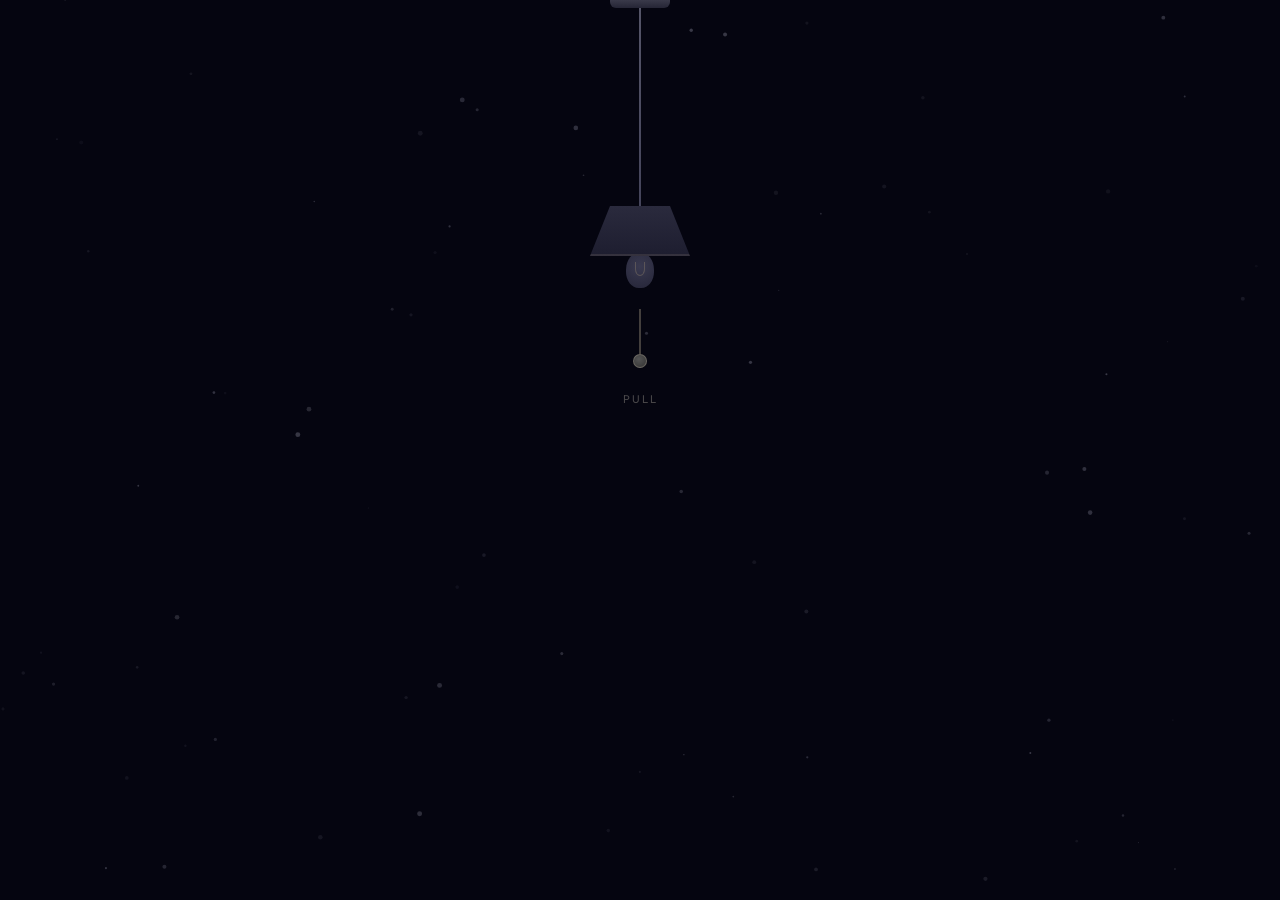
<file: index.html>
<!DOCTYPE html>
<html lang="en">

<head>
    <meta charset="UTF-8">
    <meta name="viewport" content="width=device-width, initial-scale=1.0">
    <title>Welcome — Swayam's Portfolio</title>
    <meta name="description" content="An immersive cinematic entry to Swayam Sahu's developer portfolio.">
    <link rel="preconnect" href="https://fonts.googleapis.com">
    <link rel="preconnect" href="https://fonts.gstatic.com" crossorigin>
    <link href="https://fonts.googleapis.com/css2?family=Outfit:wght@300;400;500;600;700;800&display=swap"
        rel="stylesheet">
    <style>
        /* ── Reset ── */
        *,
        *::before,
        *::after {
            margin: 0;
            padding: 0;
            box-sizing: border-box;
        }

        html,
        body {
            width: 100%;
            height: 100%;
            overflow: hidden;
            font-family: 'Outfit', sans-serif;
            background: #050510;
            color: #e8e8ff;
            user-select: none;
            -webkit-user-select: none;
        }

        /* ── Particle Canvas ── */
        #dustCanvas {
            position: fixed;
            top: 0;
            left: 0;
            width: 100%;
            height: 100%;
            z-index: 1;
            pointer-events: none;
        }

        /* ── Light Overlay ── */
        .light-overlay {
            position: fixed;
            top: 0;
            left: 0;
            width: 100%;
            height: 100%;
            z-index: 2;
            pointer-events: none;
            opacity: 0;
            transition: opacity 1.8s cubic-bezier(0.25, 0.46, 0.45, 0.94);
            background: radial-gradient(ellipse 600px 700px at var(--lx, 50%) var(--ly, 28%),
                    rgba(255, 210, 100, 0.18) 0%,
                    rgba(255, 180, 60, 0.08) 30%,
                    rgba(255, 140, 30, 0.03) 55%,
                    transparent 80%);
        }

        .light-overlay.on {
            opacity: 1;
        }

        /* ── Scene ── */
        .scene {
            position: relative;
            width: 100%;
            height: 100%;
            z-index: 3;
            display: flex;
            align-items: flex-start;
            justify-content: center;
        }

        /* ── Lamp Assembly ── */
        .lamp-assembly {
            position: relative;
            display: flex;
            flex-direction: column;
            align-items: center;
            margin-top: 0;
            transform-origin: top center;
            transition: transform 0.1s linear;
        }

        /* Ceiling mount */
        .ceiling-mount {
            width: 60px;
            height: 8px;
            background: linear-gradient(180deg, #3a3a4a, #252535);
            border-radius: 0 0 6px 6px;
            position: relative;
            z-index: 5;
        }

        /* Cord */
        .lamp-cord {
            width: 2px;
            height: clamp(120px, 22vh, 200px);
            background: linear-gradient(180deg, #555568, #44445a);
            position: relative;
            z-index: 4;
        }

        /* Lamp head (shade + bulb) */
        .lamp-head {
            position: relative;
            display: flex;
            flex-direction: column;
            align-items: center;
            z-index: 5;
        }

        /* Shade — trapezoid */
        .lamp-shade {
            width: 100px;
            height: 50px;
            background: linear-gradient(180deg, #2a2a3d, #1e1e30);
            clip-path: polygon(20% 0%, 80% 0%, 100% 100%, 0% 100%);
            position: relative;
            border-bottom: 2px solid rgba(255, 200, 80, 0.05);
            z-index: 5;
        }

        /* Bulb */
        .bulb-container {
            position: relative;
            margin-top: -4px;
            z-index: 4;
        }

        .bulb {
            width: 28px;
            height: 36px;
            background: radial-gradient(circle at 50% 40%, #3a3a50, #252538);
            border-radius: 50% 50% 45% 45%;
            transition: background 1s ease, box-shadow 1s ease;
            position: relative;
        }

        .bulb.on {
            background: radial-gradient(circle at 50% 40%, #fff8e1, #ffe082, #ffcc40);
            box-shadow:
                0 0 20px rgba(255, 200, 80, 0.6),
                0 0 60px rgba(255, 180, 60, 0.35),
                0 0 120px rgba(255, 160, 40, 0.2),
                0 0 200px rgba(255, 140, 20, 0.1);
        }

        /* Filament */
        .filament {
            position: absolute;
            top: 10px;
            left: 50%;
            transform: translateX(-50%);
            width: 10px;
            height: 14px;
            border: 1.5px solid rgba(180, 160, 120, 0.3);
            border-top: none;
            border-radius: 0 0 50% 50%;
            transition: border-color 0.8s ease;
        }

        .bulb.on .filament {
            border-color: rgba(255, 240, 180, 0.9);
            box-shadow: 0 0 6px rgba(255, 220, 100, 0.5);
        }

        /* Light cone below the bulb */
        .light-cone {
            position: absolute;
            top: 30px;
            left: 50%;
            transform: translateX(-50%);
            width: 0;
            height: 0;
            border-left: 120px solid transparent;
            border-right: 120px solid transparent;
            border-top: 350px solid rgba(255, 210, 100, 0);
            pointer-events: none;
            transition: border-top-color 1.5s ease;
            filter: blur(30px);
            opacity: 0;
            transition: opacity 1.5s ease;
        }

        .light-cone.on {
            opacity: 1;
            border-top-color: rgba(255, 210, 100, 0.06);
        }

        /* ── Pull String ── */
        .pull-string {
            position: absolute;
            bottom: -80px;
            left: 50%;
            transform: translateX(-50%);
            display: flex;
            flex-direction: column;
            align-items: center;
            cursor: grab;
            z-index: 10;
            transition: transform 0.3s ease;
        }

        .pull-string:active {
            cursor: grabbing;
        }

        .pull-string:hover .string-bead {
            box-shadow: 0 0 12px rgba(255, 200, 80, 0.4);
            border-color: rgba(255, 200, 80, 0.6);
        }

        .pull-string:hover .string-line {
            background: rgba(200, 190, 170, 0.6);
        }

        .string-line {
            width: 1.5px;
            height: 45px;
            background: rgba(160, 150, 130, 0.4);
            transition: background 0.3s ease;
        }

        .string-bead {
            width: 14px;
            height: 14px;
            border-radius: 50%;
            background: radial-gradient(circle at 40% 35%, #555, #333);
            border: 1.5px solid rgba(200, 190, 170, 0.3);
            transition: box-shadow 0.3s ease, border-color 0.3s ease, transform 0.3s ease;
        }

        /* Pull hint label */
        .pull-hint {
            position: absolute;
            bottom: -38px;
            left: 50%;
            transform: translateX(-50%);
            font-size: 0.7rem;
            font-weight: 400;
            color: rgba(200, 195, 180, 0.35);
            letter-spacing: 2px;
            text-transform: uppercase;
            white-space: nowrap;
            animation: hintPulse 3s ease-in-out infinite;
            pointer-events: none;
        }

        @keyframes hintPulse {
            0%, 100% { opacity: 0.3; }
            50% { opacity: 0.7; }
        }

        /* ── Swing Animation ── */
        @keyframes lampSwing {
            0% { transform: rotate(0deg); }
            15% { transform: rotate(4deg); }
            30% { transform: rotate(-3deg); }
            45% { transform: rotate(2.5deg); }
            60% { transform: rotate(-1.5deg); }
            75% { transform: rotate(1deg); }
            90% { transform: rotate(-0.5deg); }
            100% { transform: rotate(0deg); }
        }

        .lamp-assembly.swinging {
            animation: lampSwing 1.6s ease-out forwards;
        }

        /* ── String Pull Animation ── */
        @keyframes stringPull {
            0% { transform: translateX(-50%) translateY(0); }
            40% { transform: translateX(-50%) translateY(18px); }
            100% { transform: translateX(-50%) translateY(0); }
        }

        .pull-string.pulled {
            animation: stringPull 0.5s ease-out forwards;
        }

        /* ── Flicker Animation (for NO) ── */
        @keyframes flicker {
            0% { opacity: 1; }
            10% { opacity: 0.4; }
            20% { opacity: 0.9; }
            30% { opacity: 0.2; }
            40% { opacity: 0.8; }
            50% { opacity: 0.1; }
            60% { opacity: 0.6; }
            70% { opacity: 0.05; }
            80% { opacity: 0.3; }
            100% { opacity: 0; }
        }

        /* ── Glassmorphism Card ── */
        .prompt-card {
            position: fixed;
            right: 8%;
            top: 50%;
            transform: translateY(-50%) translateX(60px);
            width: clamp(300px, 28vw, 420px);
            padding: 44px 36px;
            background: rgba(20, 20, 48, 0.45);
            backdrop-filter: blur(20px);
            -webkit-backdrop-filter: blur(20px);
            border: 1px solid rgba(255, 255, 255, 0.1);
            border-radius: 24px;
            box-shadow:
                0 8px 40px rgba(0, 0, 0, 0.4),
                0 0 80px rgba(255, 200, 80, 0.04);
            z-index: 20;
            opacity: 0;
            pointer-events: none;
            transition: opacity 0.8s ease, transform 0.8s cubic-bezier(0.25, 0.46, 0.45, 0.94);
        }

        .prompt-card.visible {
            opacity: 1;
            pointer-events: auto;
            transform: translateY(-50%) translateX(0);
        }

        .prompt-card h2 {
            font-size: clamp(1.1rem, 1.8vw, 1.45rem);
            font-weight: 600;
            line-height: 1.5;
            margin-bottom: 32px;
            color: #f0ece4;
        }

        .prompt-card h2 span {
            background: linear-gradient(135deg, #ffcc40, #ff9e40);
            -webkit-background-clip: text;
            -webkit-text-fill-color: transparent;
            background-clip: text;
            font-weight: 700;
        }

        .prompt-buttons {
            display: flex;
            gap: 16px;
        }

        .prompt-btn {
            flex: 1;
            padding: 14px 24px;
            font-family: 'Outfit', sans-serif;
            font-size: 0.95rem;
            font-weight: 600;
            border: none;
            border-radius: 14px;
            cursor: pointer;
            transition: all 0.35s cubic-bezier(0.4, 0, 0.2, 1);
            letter-spacing: 0.5px;
        }

        .prompt-btn.yes {
            background: linear-gradient(135deg, #ffcc40, #ff9e40);
            color: #1a1a2e;
            box-shadow: 0 0 24px rgba(255, 180, 60, 0.2);
        }

        .prompt-btn.yes:hover {
            transform: translateY(-3px);
            box-shadow: 0 0 40px rgba(255, 180, 60, 0.4), 0 6px 20px rgba(255, 180, 60, 0.15);
        }

        .prompt-btn.no {
            background: rgba(255, 255, 255, 0.06);
            color: #a0a0b8;
            border: 1px solid rgba(255, 255, 255, 0.1);
        }

        .prompt-btn.no:hover {
            background: rgba(255, 255, 255, 0.1);
            color: #e0e0f0;
            border-color: rgba(255, 255, 255, 0.2);
            transform: translateY(-3px);
        }

        /* ── Transition Overlay ── */
        .transition-overlay {
            position: fixed;
            top: 0;
            left: 0;
            width: 100%;
            height: 100%;
            z-index: 100;
            pointer-events: none;
            opacity: 0;
            background: radial-gradient(circle at var(--lx, 50%) var(--ly, 28%),
                    rgba(255, 230, 160, 1) 0%,
                    rgba(255, 210, 100, 0.9) 20%,
                    rgba(20, 18, 40, 1) 80%);
            transition: opacity 1.2s ease;
        }

        .transition-overlay.active {
            opacity: 1;
            pointer-events: all;
        }

        /* ── Ambient floor glow ── */
        .floor-glow {
            position: fixed;
            bottom: 0;
            left: 0;
            width: 100%;
            height: 30%;
            background: linear-gradient(to top, rgba(255, 200, 80, 0) 0%, transparent 100%);
            z-index: 2;
            pointer-events: none;
            opacity: 0;
            transition: opacity 1.5s ease;
        }

        .floor-glow.on {
            opacity: 1;
            background: linear-gradient(to top, rgba(255, 200, 80, 0.03) 0%, transparent 100%);
        }

        /* ── Responsive ── */
        @media (max-width: 900px) {
            .prompt-card {
                right: 50%;
                top: auto;
                bottom: 6%;
                transform: translateX(50%) translateY(40px);
                width: clamp(280px, 85vw, 400px);
                padding: 32px 28px;
            }

            .prompt-card.visible {
                transform: translateX(50%) translateY(0);
            }
        }

        @media (max-width: 480px) {
            .lamp-shade {
                width: 80px;
                height: 40px;
            }

            .bulb {
                width: 22px;
                height: 28px;
            }

            .prompt-card {
                padding: 28px 22px;
            }

            .prompt-card h2 {
                font-size: 1rem;
                margin-bottom: 24px;
            }
        }
    </style>
</head>

<body>

    <!-- Dust Particle Canvas -->
    <canvas id="dustCanvas"></canvas>

    <!-- Warm Light Overlay -->
    <div class="light-overlay" id="lightOverlay"></div>

    <!-- Floor Glow -->
    <div class="floor-glow" id="floorGlow"></div>

    <!-- Scene -->
    <div class="scene">
        <!-- Lamp Assembly -->
        <div class="lamp-assembly" id="lampAssembly">
            <div class="ceiling-mount"></div>
            <div class="lamp-cord"></div>
            <div class="lamp-head">
                <div class="lamp-shade"></div>
                <div class="bulb-container">
                    <div class="bulb" id="bulb">
                        <div class="filament"></div>
                    </div>
                    <div class="light-cone" id="lightCone"></div>
                    <!-- Pull String -->
                    <div class="pull-string" id="pullString">
                        <div class="string-line"></div>
                        <div class="string-bead"></div>
                        <div class="pull-hint">pull</div>
                    </div>
                </div>
            </div>
        </div>
    </div>

    <!-- Glassmorphism Prompt Card -->
    <div class="prompt-card" id="promptCard">
        <h2>Are you excited to explore <span>Swayam's</span> portfolio?</h2>
        <div class="prompt-buttons">
            <button class="prompt-btn yes" id="btnYes">YES</button>
            <button class="prompt-btn no" id="btnNo">NO</button>
        </div>
    </div>

    <!-- Transition Overlay -->
    <div class="transition-overlay" id="transitionOverlay"></div>

    <script>
        // ── Elements ──
        const dustCanvas = document.getElementById('dustCanvas');
        const ctx = dustCanvas.getContext('2d');
        const lightOverlay = document.getElementById('lightOverlay');
        const floorGlow = document.getElementById('floorGlow');
        const lampAssembly = document.getElementById('lampAssembly');
        const bulb = document.getElementById('bulb');
        const lightCone = document.getElementById('lightCone');
        const pullString = document.getElementById('pullString');
        const promptCard = document.getElementById('promptCard');
        const btnYes = document.getElementById('btnYes');
        const btnNo = document.getElementById('btnNo');
        const transitionOverlay = document.getElementById('transitionOverlay');

        let lampOn = false;
        let animating = false;
        let mouseX = window.innerWidth / 2;
        let mouseY = window.innerHeight / 2;

        // ── Resize Canvas ──
        function resizeCanvas() {
            dustCanvas.width = window.innerWidth;
            dustCanvas.height = window.innerHeight;
        }
        resizeCanvas();
        window.addEventListener('resize', resizeCanvas);

        // ── Dust Particles ──
        class Dust {
            constructor() {
                this.reset();
                this.y = Math.random() * dustCanvas.height;
            }
            reset() {
                this.x = Math.random() * dustCanvas.width;
                this.y = -5;
                this.size = Math.random() * 2 + 0.5;
                this.speedY = Math.random() * 0.3 + 0.08;
                this.speedX = (Math.random() - 0.5) * 0.2;
                this.opacity = Math.random() * 0.25 + 0.05;
                this.maxOpacity = this.opacity;
                this.drift = Math.random() * Math.PI * 2;
                this.driftSpeed = Math.random() * 0.005 + 0.002;
                this.parallax = Math.random() * 0.5 + 0.2;
            }
            update() {
                this.y += this.speedY;
                this.drift += this.driftSpeed;
                this.x += this.speedX + Math.sin(this.drift) * 0.15;

                // Parallax from mouse
                const dx = (mouseX - dustCanvas.width / 2) / dustCanvas.width;
                const dy = (mouseY - dustCanvas.height / 2) / dustCanvas.height;
                this.x += dx * this.parallax * 0.3;
                this.y += dy * this.parallax * 0.1;

                if (this.y > dustCanvas.height + 10 || this.x < -20 || this.x > dustCanvas.width + 20) {
                    this.reset();
                }

                // Glow brighter when lamp is on and particle is near the light
                if (lampOn) {
                    const lightX = dustCanvas.width / 2;
                    const lightY = dustCanvas.height * 0.28;
                    const dist = Math.hypot(this.x - lightX, this.y - lightY);
                    const proximity = Math.max(0, 1 - dist / 500);
                    this.opacity = this.maxOpacity + proximity * 0.35;
                } else {
                    this.opacity += (this.maxOpacity - this.opacity) * 0.02;
                }
            }
            draw() {
                ctx.beginPath();
                ctx.arc(this.x, this.y, this.size, 0, Math.PI * 2);
                const color = lampOn
                    ? `rgba(255, 220, 160, ${this.opacity})`
                    : `rgba(180, 180, 200, ${this.opacity})`;
                ctx.fillStyle = color;
                ctx.fill();
            }
        }

        const particles = [];
        const PARTICLE_COUNT = 80;
        for (let i = 0; i < PARTICLE_COUNT; i++) {
            particles.push(new Dust());
        }

        function animateParticles() {
            ctx.clearRect(0, 0, dustCanvas.width, dustCanvas.height);
            particles.forEach(p => {
                p.update();
                p.draw();
            });
            requestAnimationFrame(animateParticles);
        }
        animateParticles();

        // ── Mouse Tracking (for light direction + parallax) ──
        document.addEventListener('mousemove', (e) => {
            mouseX = e.clientX;
            mouseY = e.clientY;

            // Shift light origin slightly based on mouse
            const lx = 50 + ((e.clientX / window.innerWidth) - 0.5) * 8;
            const ly = 28 + ((e.clientY / window.innerHeight) - 0.5) * 4;
            document.documentElement.style.setProperty('--lx', lx + '%');
            document.documentElement.style.setProperty('--ly', ly + '%');

            // Subtle lamp tilt based on mouse (only when not swinging)
            if (!lampAssembly.classList.contains('swinging')) {
                const tilt = ((e.clientX / window.innerWidth) - 0.5) * 2;
                lampAssembly.style.transform = `rotate(${tilt}deg)`;
            }
        });

        // ── Pull String Interaction ──
        pullString.addEventListener('click', () => {
            if (animating) return;
            animating = true;

            // Animate string pull
            pullString.classList.add('pulled');

            // Swing the lamp
            lampAssembly.classList.remove('swinging');
            void lampAssembly.offsetWidth; // reflow
            lampAssembly.classList.add('swinging');

            setTimeout(() => {
                pullString.classList.remove('pulled');
            }, 500);

            if (!lampOn) {
                turnOn();
            } else {
                turnOff();
            }

            setTimeout(() => {
                lampAssembly.classList.remove('swinging');
                animating = false;
            }, 1600);
        });

        function turnOn() {
            lampOn = true;
            bulb.classList.add('on');
            lightCone.classList.add('on');
            lightOverlay.classList.add('on');
            floorGlow.classList.add('on');

            // Show prompt card after a delay
            setTimeout(() => {
                promptCard.classList.add('visible');
            }, 1200);
        }

        function turnOff(doFlicker = false) {
            lampOn = false;
            promptCard.classList.remove('visible');

            if (doFlicker) {
                // Flicker effect
                lightOverlay.style.animation = 'flicker 0.8s ease-out forwards';
                bulb.style.animation = 'flicker 0.8s ease-out forwards';
                lightCone.style.animation = 'flicker 0.8s ease-out forwards';

                setTimeout(() => {
                    bulb.classList.remove('on');
                    lightCone.classList.remove('on');
                    lightOverlay.classList.remove('on');
                    floorGlow.classList.remove('on');

                    // Reset animations
                    lightOverlay.style.animation = '';
                    bulb.style.animation = '';
                    lightCone.style.animation = '';
                }, 800);
            } else {
                bulb.classList.remove('on');
                lightCone.classList.remove('on');
                lightOverlay.classList.remove('on');
                floorGlow.classList.remove('on');
            }
        }

        // ── YES Button ──
        btnYes.addEventListener('click', () => {
            transitionOverlay.classList.add('active');
            setTimeout(() => {
                window.location.href = 'home.html';
            }, 1200);
        });

        // ── NO Button ──
        btnNo.addEventListener('click', () => {
            if (animating) return;
            animating = true;

            // Swing
            lampAssembly.classList.remove('swinging');
            void lampAssembly.offsetWidth;
            lampAssembly.classList.add('swinging');

            turnOff(true);

            setTimeout(() => {
                lampAssembly.classList.remove('swinging');
                animating = false;
            }, 1600);
        });
    </script>

</body>

</html>
</file>
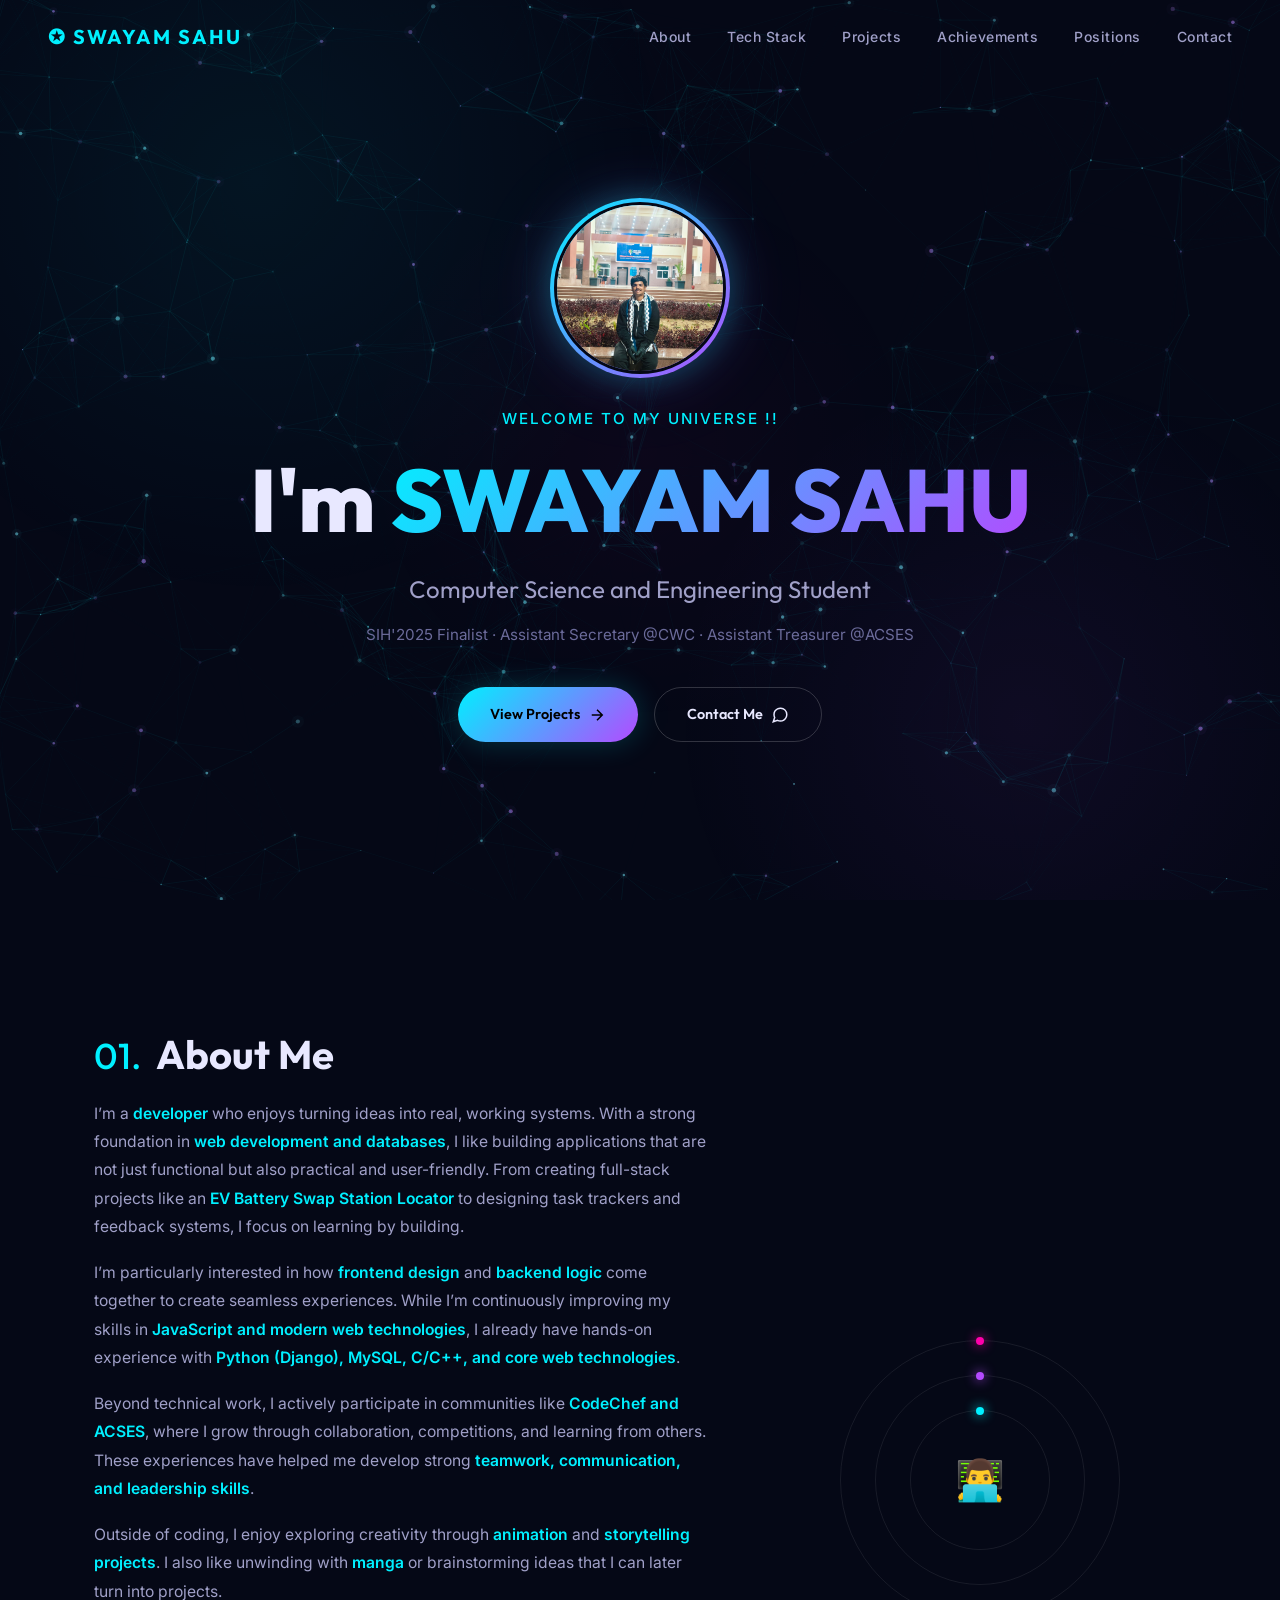
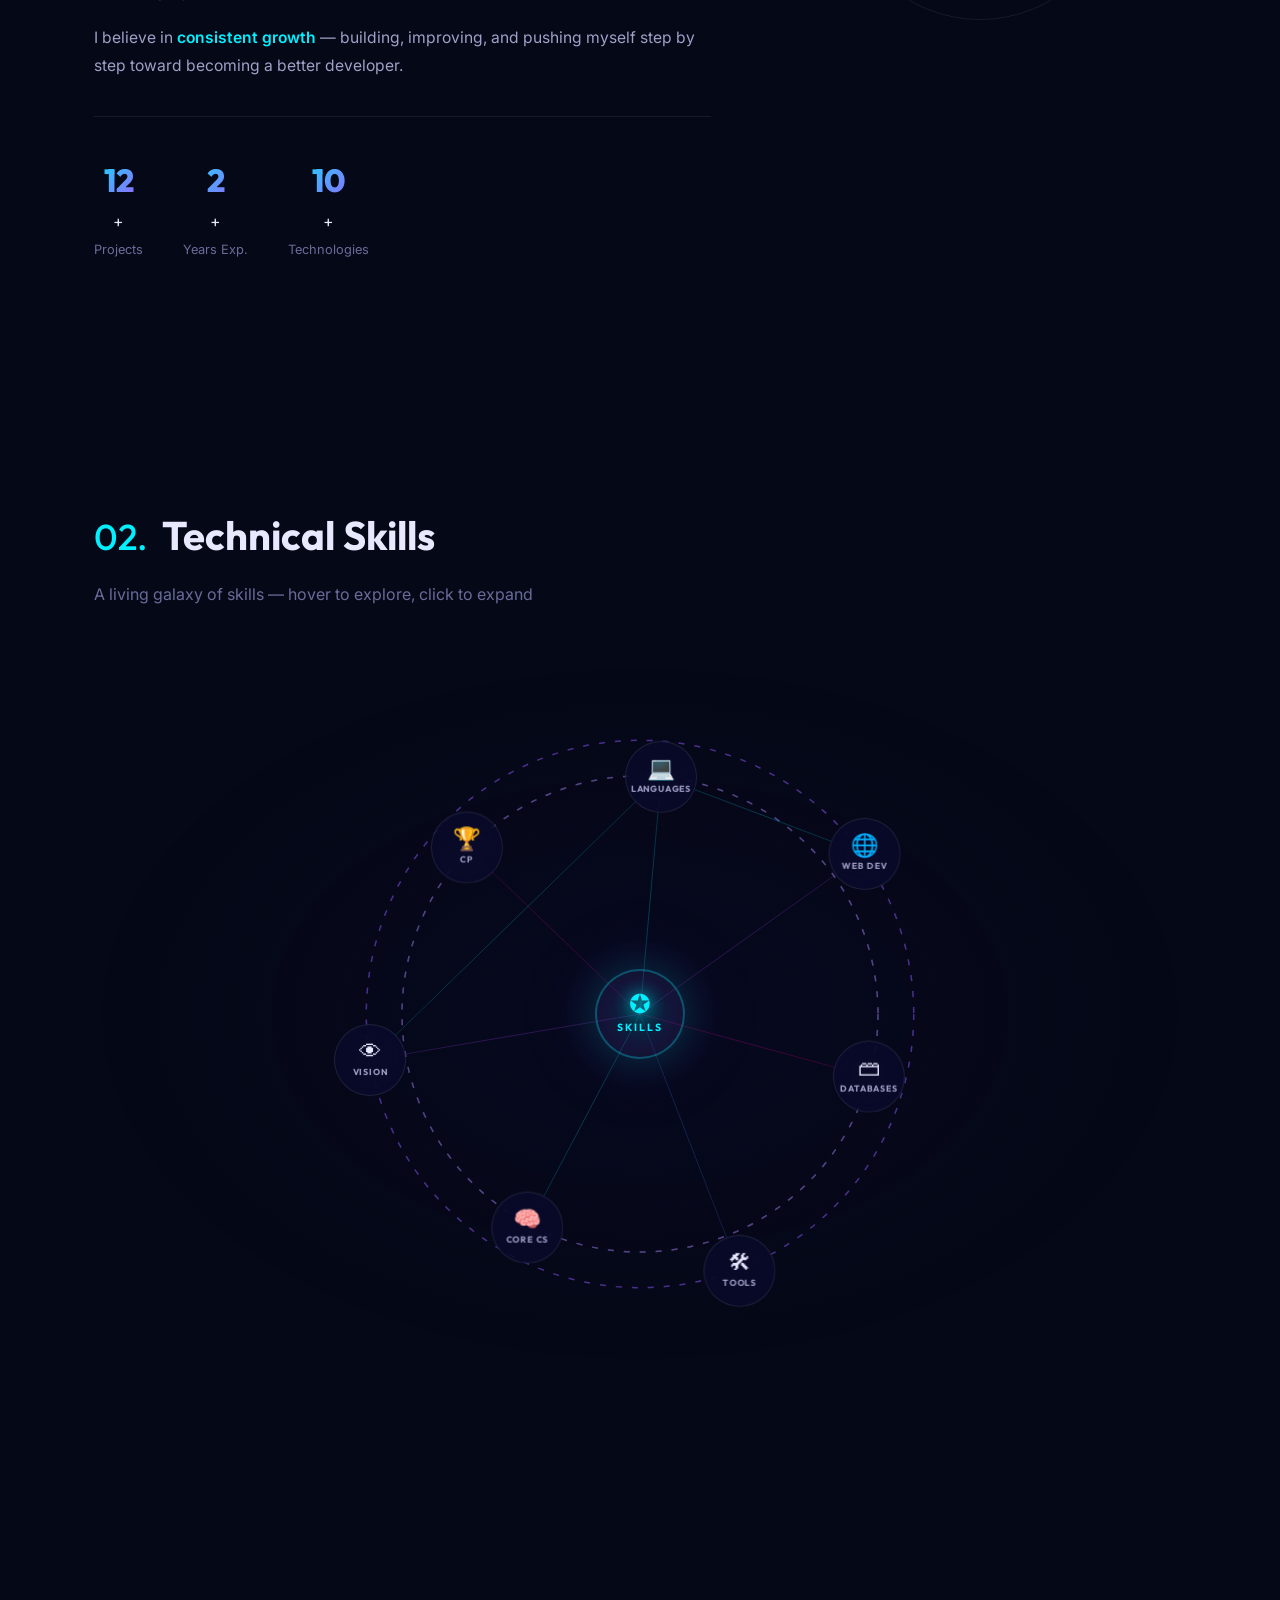
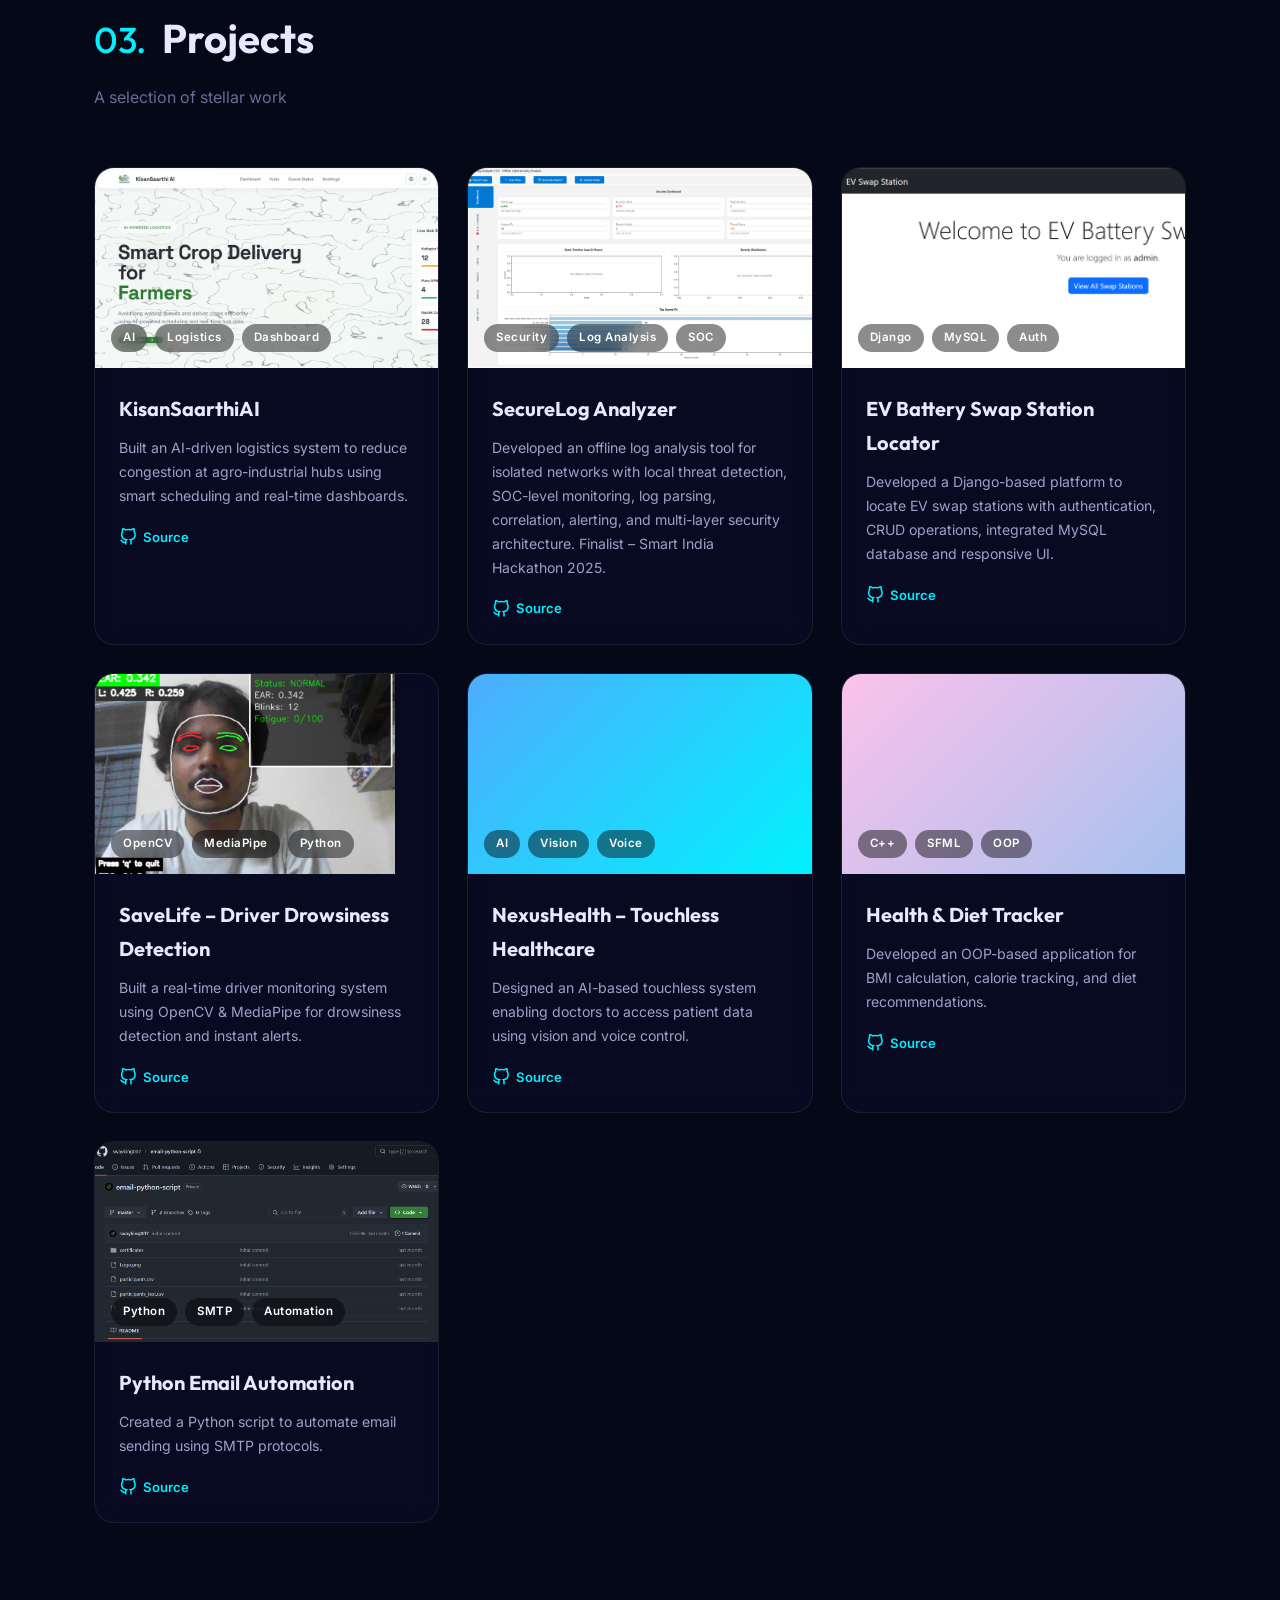
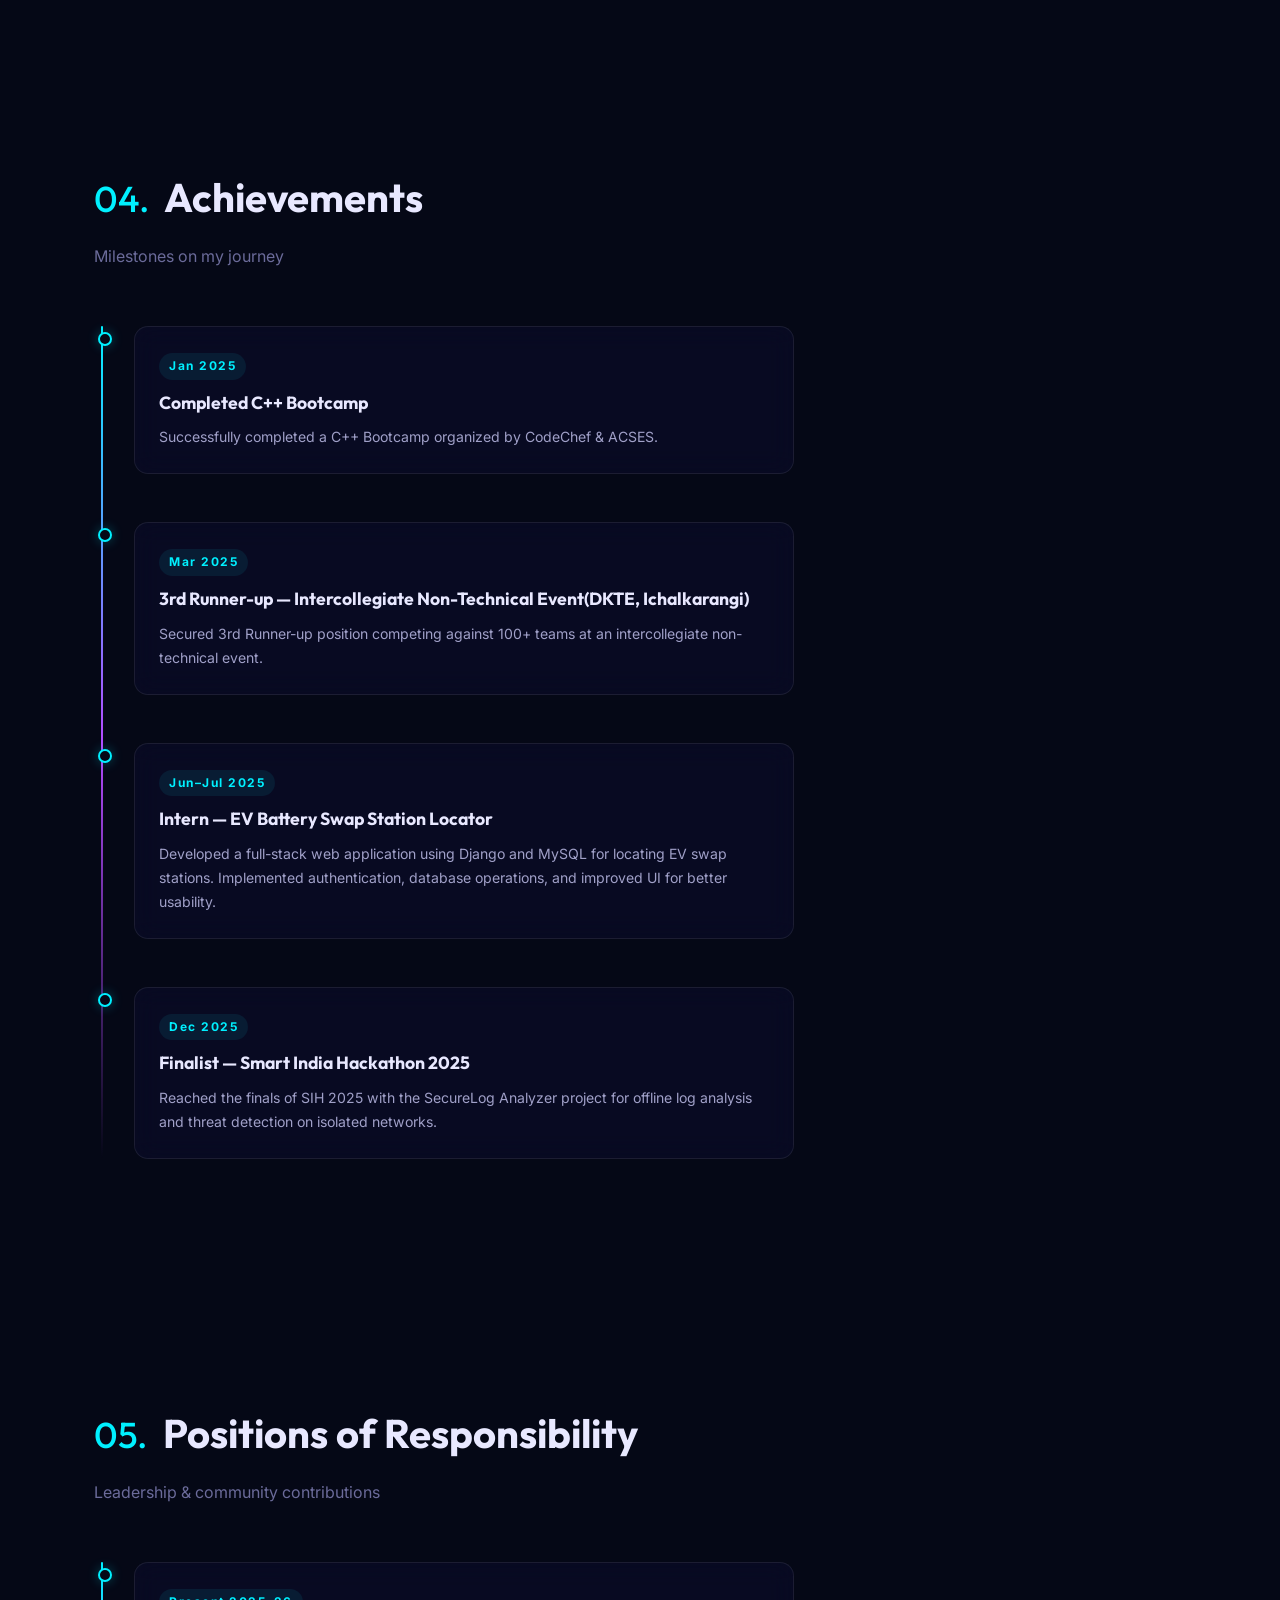
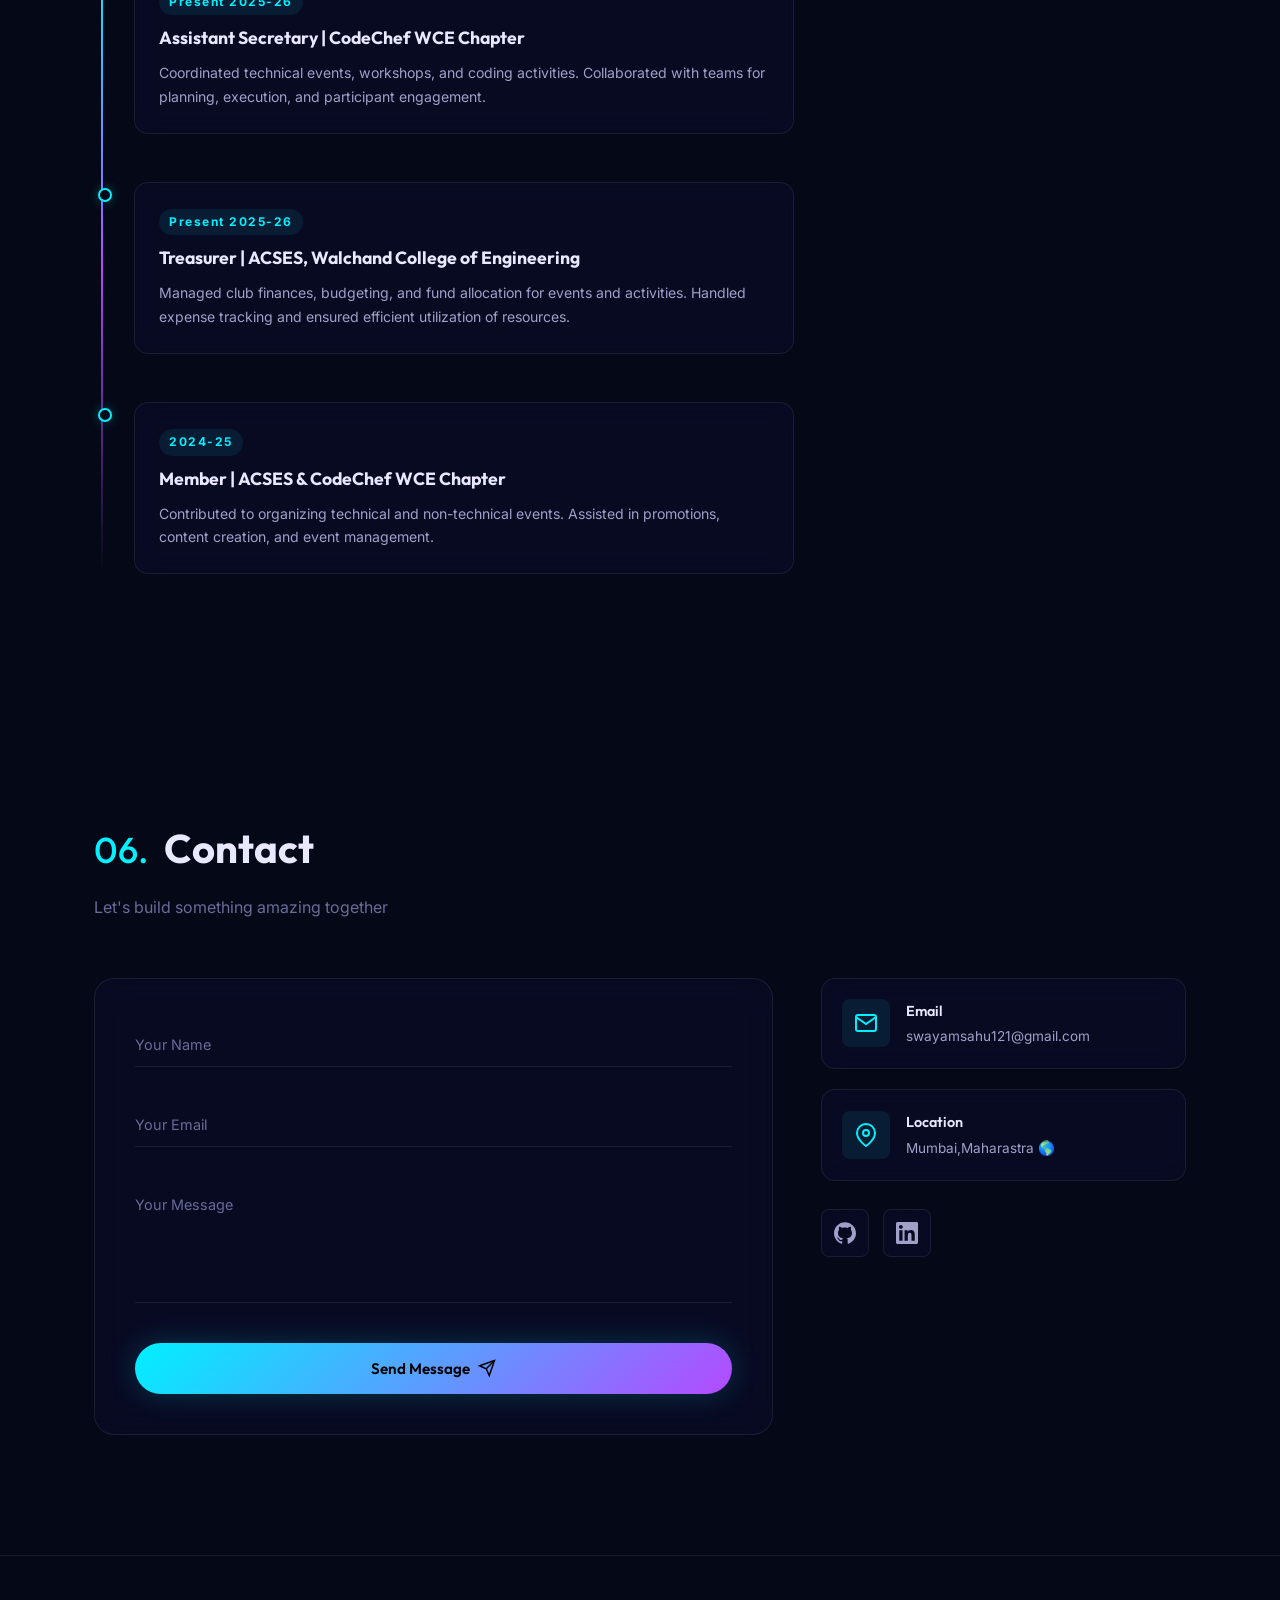
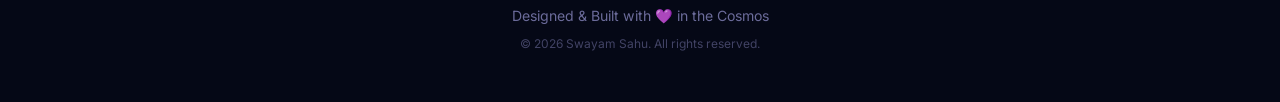
<file: home.html>
<!DOCTYPE html>
<html lang="en">

<head>
    <meta charset="UTF-8">
    <meta name="viewport" content="width=device-width, initial-scale=1.0">
    <title>Cosmic Portfolio — Developer</title>
    <meta name="description"
        content="A futuristic, space-themed personal developer portfolio — an immersive visual journey through code and the cosmos.">
    <link rel="preconnect" href="https://fonts.googleapis.com">
    <link rel="preconnect" href="https://fonts.gstatic.com" crossorigin>
    <link
        href="https://fonts.googleapis.com/css2?family=Inter:wght@300;400;500;600;700;800;900&family=Outfit:wght@300;400;500;600;700;800&display=swap"
        rel="stylesheet">
    <link rel="stylesheet" href="style.css">
</head>

<body>

    <!-- Particle Canvas Background -->
    <canvas id="particleCanvas"></canvas>

    <!-- Ambient Gradient Overlay -->
    <div class="ambient-glow"></div>

    <!-- Navigation -->
    <nav class="navbar" id="navbar">
        <a href="#hero" class="nav-logo">&#10026; SWAYAM SAHU</a>
        <ul class="nav-links">
            <li><a href="#about">About</a></li>
            <li><a href="#techstack">Tech Stack</a></li>
            <li><a href="#projects">Projects</a></li>
            <li><a href="#achievements">Achievements</a></li>
            <li><a href="#positions">Positions</a></li>
            <li><a href="#contact">Contact</a></li>
        </ul>
        <button class="nav-toggle" id="navToggle" aria-label="Toggle navigation">
            <span></span><span></span><span></span>
        </button>
    </nav>

    <!-- Mobile Nav Overlay -->
    <div class="mobile-nav-overlay" id="mobileNav">
        <ul class="mobile-nav-links">
            <li><a href="#about">About</a></li>
            <li><a href="#techstack">Tech Stack</a></li>
            <li><a href="#projects">Projects</a></li>
            <li><a href="#achievements">Achievements</a></li>
            <li><a href="#positions">Positions</a></li>
            <li><a href="#contact">Contact</a></li>
        </ul>
    </div>

    <!-- ========== HERO SECTION ========== -->
    <section class="hero" id="hero">
        <div class="hero-content">
            <div class="hero-avatar">
                <img src="Swayam1.jpeg" alt="Swayam Sahu" />
            </div>
            <p class="hero-tag">Welcome to My Universe !!</p>
            <h1 class="hero-title">
                <span class="hero-name">I'm <span class="highlight"> SWAYAM SAHU</span></span>
            </h1>
            <p class="hero-subtitle">Computer Science and Engineering Student</p>
            <p class="hero-desc"> SIH'2025 Finalist · Assistant Secretary @CWC · Assistant Treasurer @ACSES </p>
            <div class="hero-buttons">
                <a href="#projects" class="btn btn-primary">
                    <span>View Projects</span>
                    <svg width="18" height="18" viewBox="0 0 24 24" fill="none" stroke="currentColor" stroke-width="2">
                        <path d="M5 12h14M12 5l7 7-7 7" />
                    </svg>
                </a>
                <a href="#contact" class="btn btn-secondary">
                    <span>Contact Me</span>
                    <svg width="18" height="18" viewBox="0 0 24 24" fill="none" stroke="currentColor" stroke-width="2">
                        <path
                            d="M21 11.5a8.38 8.38 0 01-.9 3.8 8.5 8.5 0 01-7.6 4.7 8.38 8.38 0 01-3.8-.9L3 21l1.9-5.7a8.38 8.38 0 01-.9-3.8 8.5 8.5 0 014.7-7.6 8.38 8.38 0 013.8-.9h.5a8.48 8.48 0 018 8v.5z" />
                    </svg>
                </a>
            </div>

        </div>
    </section>

    <!-- ========== ABOUT SECTION ========== -->
    <section class="section" id="about">
        <div class="container">
            <h2 class="section-title reveal">
                <span class="section-number">01.</span> About Me
            </h2>
            <div class="about-grid reveal">
                <div class="about-text">
                    <p>
                        I’m a <strong>developer</strong> who enjoys turning ideas into real, working systems. With a
                        strong foundation in
                        <strong>web development and databases</strong>, I like building applications that are not just
                        functional but also
                        practical and user-friendly. From creating full-stack projects like an
                        <strong>EV Battery Swap Station Locator</strong> to designing task trackers and feedback
                        systems,
                        I focus on learning by building.
                    </p>

                    <p>
                        I’m particularly interested in how <strong>frontend design</strong> and <strong>backend
                            logic</strong> come together
                        to create seamless experiences. While I’m continuously improving my skills in
                        <strong>JavaScript and modern web technologies</strong>, I already have hands-on experience with
                        <strong>Python (Django), MySQL, C/C++, and core web technologies</strong>.
                    </p>

                    <p>
                        Beyond technical work, I actively participate in communities like <strong>CodeChef and
                            ACSES</strong>,
                        where I grow through collaboration, competitions, and learning from others. These experiences
                        have helped me develop
                        strong <strong>teamwork, communication, and leadership skills</strong>.
                    </p>

                    <p>
                        Outside of coding, I enjoy exploring creativity through <strong>animation</strong> and
                        <strong>storytelling projects</strong>.
                        I also like unwinding with <strong>manga</strong> or brainstorming ideas that I can later turn
                        into projects.
                    </p>

                    <p>
                        I believe in <strong>consistent growth</strong> — building, improving, and pushing myself step
                        by step toward
                        becoming a better developer.
                    </p>
                    <div class="about-stats">
                        <div class="stat">
                            <span class="stat-number" data-target="12">0</span>+
                            <span class="stat-label">Projects</span>
                        </div>
                        <div class="stat">
                            <span class="stat-number" data-target="2">0</span>+
                            <span class="stat-label">Years Exp.</span>
                        </div>
                        <div class="stat">
                            <span class="stat-number" data-target="10">0</span>+
                            <span class="stat-label">Technologies</span>
                        </div>
                    </div>
                </div>
                <div class="about-visual">
                    <div class="orbit-system">
                        <div class="orbit orbit-1">
                            <div class="orbit-dot"></div>
                        </div>
                        <div class="orbit orbit-2">
                            <div class="orbit-dot"></div>
                        </div>
                        <div class="orbit orbit-3">
                            <div class="orbit-dot"></div>
                        </div>
                        <div class="orbit-center">
                            <span>&#128104;&#8205;&#128187;</span>
                        </div>
                    </div>
                </div>
            </div>
        </div>
    </section>

    <!-- ========== TECHNICAL SKILLS SECTION ========== -->
    <section class="section" id="techstack">
        <div class="container">
            <h2 class="section-title reveal">
                <span class="section-number">02.</span> Technical Skills
            </h2>
            <p class="section-subtitle reveal">A living galaxy of skills — hover to explore, click to expand</p>

            <div class="skills-orbit-wrapper reveal" id="skillsOrbitWrapper">
                <canvas id="skillsCanvas"></canvas>
                <div class="orbit-nodes-container" id="orbitNodesContainer">
                    <!-- Central Core -->
                    <div class="orbit-core" id="orbitCore">
                        <span class="core-icon">&#10026;</span>
                        <span class="core-label">Skills</span>
                    </div>
                    <!-- Category nodes + sub-skill menus injected by JS -->
                </div>
            </div>

            <!-- Mobile fallback: stacked cards -->
            <div class="skills-mobile-fallback" id="skillsMobileFallback"></div>
        </div>
    </section>

    <!-- ========== PROJECTS SECTION ========== -->
    <section class="section" id="projects">
        <div class="container">
            <h2 class="section-title reveal">
                <span class="section-number">03.</span> Projects
            </h2>
            <p class="section-subtitle reveal">A selection of stellar work</p>
            <div class="projects-grid reveal">
                <!-- 1. KisanSaarthiAI -->
                <div class="project-card" data-tilt>
                    <div class="project-image"
                        style="background-image: url('src/p1.png'); background-size: cover; background-position: left-align; background-repeat: no-repeat;">
                        <div class="project-overlay">
                            <span class="project-tech-tag">AI</span>
                            <span class="project-tech-tag">Logistics</span>
                            <span class="project-tech-tag">Dashboard</span>
                        </div>
                    </div>
                    <div class="project-info">
                        <h3>KisanSaarthiAI</h3>
                        <p>Built an AI-driven logistics system to reduce congestion at agro-industrial hubs using smart
                            scheduling and real-time dashboards.</p>
                        <div class="project-links">
                            <a href="#" class="project-link" aria-label="View source code">
                                <svg width="18" height="18" viewBox="0 0 24 24" fill="none" stroke="currentColor"
                                    stroke-width="2">
                                    <path
                                        d="M9 19c-5 1.5-5-2.5-7-3m14 6v-3.87a3.37 3.37 0 00-.94-2.61c3.14-.35 6.44-1.54 6.44-7A5.44 5.44 0 0020 4.77 5.07 5.07 0 0019.91 1S18.73.65 16 2.48a13.38 13.38 0 00-7 0C6.27.65 5.09 1 5.09 1A5.07 5.07 0 005 4.77a5.44 5.44 0 00-1.5 3.78c0 5.42 3.3 6.61 6.44 7A3.37 3.37 0 009 18.13V22" />
                                </svg>
                                Source
                            </a>
                        </div>
                    </div>
                </div>

                <!-- 2. SecureLog Analyzer -->
                <div class="project-card" data-tilt>
                    <div class="project-image"
                        style="background-image: url('src/p2.png'); background-size: cover; background-position: center; background-repeat: no-repeat;">
                        <div class="project-overlay">
                            <span class="project-tech-tag">Security</span>
                            <span class="project-tech-tag">Log Analysis</span>
                            <span class="project-tech-tag">SOC</span>
                        </div>
                    </div>
                    <div class="project-info">
                        <h3>SecureLog Analyzer</h3>
                        <p>Developed an offline log analysis tool for isolated networks with local threat detection,
                            SOC-level monitoring, log parsing, correlation, alerting, and multi-layer security
                            architecture. Finalist – Smart India Hackathon 2025.</p>
                        <div class="project-links">
                            <a href="#" class="project-link" aria-label="View source code">
                                <svg width="18" height="18" viewBox="0 0 24 24" fill="none" stroke="currentColor"
                                    stroke-width="2">
                                    <path
                                        d="M9 19c-5 1.5-5-2.5-7-3m14 6v-3.87a3.37 3.37 0 00-.94-2.61c3.14-.35 6.44-1.54 6.44-7A5.44 5.44 0 0020 4.77 5.07 5.07 0 0019.91 1S18.73.65 16 2.48a13.38 13.38 0 00-7 0C6.27.65 5.09 1 5.09 1A5.07 5.07 0 005 4.77a5.44 5.44 0 00-1.5 3.78c0 5.42 3.3 6.61 6.44 7A3.37 3.37 0 009 18.13V22" />
                                </svg>
                                Source
                            </a>
                        </div>
                    </div>
                </div>

                <!-- 3. EV Battery Swap Station Locator -->
                <div class="project-card" data-tilt>
                    <div class="project-image"
                        style="background-image: url('src/p3.png'); background-size: cover; background-position: left; background-repeat: no-repeat;">
                        <div class="project-overlay">
                            <span class="project-tech-tag">Django</span>
                            <span class="project-tech-tag">MySQL</span>
                            <span class="project-tech-tag">Auth</span>
                        </div>
                    </div>
                    <div class="project-info">
                        <h3>EV Battery Swap Station Locator</h3>
                        <p>Developed a Django-based platform to locate EV swap stations with authentication, CRUD
                            operations, integrated MySQL database and responsive UI.</p>
                        <div class="project-links">
                            <a href="#" class="project-link" aria-label="View source code">
                                <svg width="18" height="18" viewBox="0 0 24 24" fill="none" stroke="currentColor"
                                    stroke-width="2">
                                    <path
                                        d="M9 19c-5 1.5-5-2.5-7-3m14 6v-3.87a3.37 3.37 0 00-.94-2.61c3.14-.35 6.44-1.54 6.44-7A5.44 5.44 0 0020 4.77 5.07 5.07 0 0019.91 1S18.73.65 16 2.48a13.38 13.38 0 00-7 0C6.27.65 5.09 1 5.09 1A5.07 5.07 0 005 4.77a5.44 5.44 0 00-1.5 3.78c0 5.42 3.3 6.61 6.44 7A3.37 3.37 0 009 18.13V22" />
                                </svg>
                                Source
                            </a>
                        </div>
                    </div>
                </div>

                <!-- 4. SaveLife – Driver Drowsiness Detection -->
                <div class="project-card" data-tilt>
                    <div class="project-image"
                        style="background-image: url('src/p4.png'); background-size: cover;width: 300px ; background-position: left; background-repeat: no-repeat; ">
                        <div class="project-overlay">
                            <span class="project-tech-tag">OpenCV</span>
                            <span class="project-tech-tag">MediaPipe</span>
                            <span class="project-tech-tag">Python</span>
                        </div>
                    </div>
                    <div class="project-info">
                        <h3>SaveLife – Driver Drowsiness Detection</h3>
                        <p>Built a real-time driver monitoring system using OpenCV & MediaPipe for drowsiness detection
                            and instant alerts.</p>
                        <div class="project-links">
                            <a href="#" class="project-link" aria-label="View source code">
                                <svg width="18" height="18" viewBox="0 0 24 24" fill="none" stroke="currentColor"
                                    stroke-width="2">
                                    <path
                                        d="M9 19c-5 1.5-5-2.5-7-3m14 6v-3.87a3.37 3.37 0 00-.94-2.61c3.14-.35 6.44-1.54 6.44-7A5.44 5.44 0 0020 4.77 5.07 5.07 0 0019.91 1S18.73.65 16 2.48a13.38 13.38 0 00-7 0C6.27.65 5.09 1 5.09 1A5.07 5.07 0 005 4.77a5.44 5.44 0 00-1.5 3.78c0 5.42 3.3 6.61 6.44 7A3.37 3.37 0 009 18.13V22" />
                                </svg>
                                Source
                            </a>
                        </div>
                    </div>
                </div>

                <!-- 5. NexusHealth – Touchless Healthcare Interface -->
                <div class="project-card" data-tilt>
                    <div class="project-image" style="background: linear-gradient(135deg, #4facfe 0%, #00f2fe 100%);">
                        <div class="project-overlay">
                            <span class="project-tech-tag">AI</span>
                            <span class="project-tech-tag">Vision</span>
                            <span class="project-tech-tag">Voice</span>
                        </div>
                    </div>
                    <div class="project-info">
                        <h3>NexusHealth – Touchless Healthcare</h3>
                        <p>Designed an AI-based touchless system enabling doctors to access patient data using vision
                            and voice control.</p>
                        <div class="project-links">
                            <a href="#" class="project-link" aria-label="View source code">
                                <svg width="18" height="18" viewBox="0 0 24 24" fill="none" stroke="currentColor"
                                    stroke-width="2">
                                    <path
                                        d="M9 19c-5 1.5-5-2.5-7-3m14 6v-3.87a3.37 3.37 0 00-.94-2.61c3.14-.35 6.44-1.54 6.44-7A5.44 5.44 0 0020 4.77 5.07 5.07 0 0019.91 1S18.73.65 16 2.48a13.38 13.38 0 00-7 0C6.27.65 5.09 1 5.09 1A5.07 5.07 0 005 4.77a5.44 5.44 0 00-1.5 3.78c0 5.42 3.3 6.61 6.44 7A3.37 3.37 0 009 18.13V22" />
                                </svg>
                                Source
                            </a>
                        </div>
                    </div>
                </div>

                <!-- 6. Health & Diet Tracker -->
                <div class="project-card" data-tilt>
                    <div class="project-image" style="background: linear-gradient(135deg, #fbc2eb 0%, #a6c1ee 100%);">
                        <div class="project-overlay">
                            <span class="project-tech-tag">C++</span>
                            <span class="project-tech-tag">SFML</span>
                            <span class="project-tech-tag">OOP</span>
                        </div>
                    </div>
                    <div class="project-info">
                        <h3>Health & Diet Tracker</h3>
                        <p>Developed an OOP-based application for BMI calculation, calorie tracking, and diet
                            recommendations.</p>
                        <div class="project-links">
                            <a href="#" class="project-link" aria-label="View source code">
                                <svg width="18" height="18" viewBox="0 0 24 24" fill="none" stroke="currentColor"
                                    stroke-width="2">
                                    <path
                                        d="M9 19c-5 1.5-5-2.5-7-3m14 6v-3.87a3.37 3.37 0 00-.94-2.61c3.14-.35 6.44-1.54 6.44-7A5.44 5.44 0 0020 4.77 5.07 5.07 0 0019.91 1S18.73.65 16 2.48a13.38 13.38 0 00-7 0C6.27.65 5.09 1 5.09 1A5.07 5.07 0 005 4.77a5.44 5.44 0 00-1.5 3.78c0 5.42 3.3 6.61 6.44 7A3.37 3.37 0 009 18.13V22" />
                                </svg>
                                Source
                            </a>
                        </div>
                    </div>
                </div>

                <!-- 7. Python Email Automation -->
                <div class="project-card" data-tilt>
                    <div class="project-image"
                        style="background-image: url('src/p7.png'); background-size: cover; background-position: center; background-repeat: no-repeat;">
                        <div class="project-overlay">
                            <span class="project-tech-tag">Python</span>
                            <span class="project-tech-tag">SMTP</span>
                            <span class="project-tech-tag">Automation</span>
                        </div>
                    </div>
                    <div class="project-info">
                        <h3>Python Email Automation</h3>
                        <p>Created a Python script to automate email sending using SMTP protocols.</p>
                        <div class="project-links">
                            <a href="#" class="project-link" aria-label="View source code">
                                <svg width="18" height="18" viewBox="0 0 24 24" fill="none" stroke="currentColor"
                                    stroke-width="2">
                                    <path
                                        d="M9 19c-5 1.5-5-2.5-7-3m14 6v-3.87a3.37 3.37 0 00-.94-2.61c3.14-.35 6.44-1.54 6.44-7A5.44 5.44 0 0020 4.77 5.07 5.07 0 0019.91 1S18.73.65 16 2.48a13.38 13.38 0 00-7 0C6.27.65 5.09 1 5.09 1A5.07 5.07 0 005 4.77a5.44 5.44 0 00-1.5 3.78c0 5.42 3.3 6.61 6.44 7A3.37 3.37 0 009 18.13V22" />
                                </svg>
                                Source
                            </a>
                        </div>
                    </div>
                </div>
            </div>
        </div>
    </section>

    <!-- ========== ACHIEVEMENTS SECTION ========== -->
    <section class="section" id="achievements">
        <div class="container">
            <h2 class="section-title reveal">
                <span class="section-number">04.</span> Achievements
            </h2>
            <p class="section-subtitle reveal">Milestones on my journey</p>
            <div class="timeline reveal">
                <div class="timeline-item">
                    <div class="timeline-dot"></div>
                    <div class="timeline-content">
                        <span class="timeline-date">Jan 2025</span>
                        <h3>Completed C++ Bootcamp</h3>
                        <p>Successfully completed a C++ Bootcamp organized by CodeChef & ACSES.</p>
                    </div>
                </div>

                <div class="timeline-item">
                    <div class="timeline-dot"></div>
                    <div class="timeline-content">
                        <span class="timeline-date">Mar 2025</span>
                        <h3>3rd Runner-up — Intercollegiate Non-Technical Event(DKTE, Ichalkarangi)</h3>
                        <p>Secured 3rd Runner-up position competing against 100+ teams at an intercollegiate
                            non-technical event.</p>
                    </div>
                </div>
                <div class="timeline-item">
                    <div class="timeline-dot"></div>
                    <div class="timeline-content">
                        <span class="timeline-date">Jun–Jul 2025</span>
                        <h3>Intern — EV Battery Swap Station Locator</h3>
                        <p>Developed a full-stack web application using Django and MySQL for locating EV swap stations.
                            Implemented authentication, database operations, and improved UI for better usability.</p>
                    </div>
                </div>
                <div class="timeline-item">
                    <div class="timeline-dot"></div>
                    <div class="timeline-content">
                        <span class="timeline-date">Dec 2025</span>
                        <h3>Finalist — Smart India Hackathon 2025</h3>
                        <p>Reached the finals of SIH 2025 with the SecureLog Analyzer project for offline log analysis
                            and threat detection on isolated networks.</p>
                    </div>

                </div>
            </div>
    </section>

    <!-- ========== POSITIONS OF RESPONSIBILITY SECTION ========== -->
    <section class="section" id="positions">
        <div class="container">
            <h2 class="section-title reveal">
                <span class="section-number">05.</span> Positions of Responsibility
            </h2>
            <p class="section-subtitle reveal">Leadership & community contributions</p>
            <div class="timeline reveal">
                <div class="timeline-item">
                    <div class="timeline-dot"></div>
                    <div class="timeline-content">
                        <span class="timeline-date">Present 2025-26</span>
                        <h3>Assistant Secretary | CodeChef WCE Chapter</h3>
                        <p>Coordinated technical events, workshops, and coding activities. Collaborated with teams for
                            planning, execution, and participant engagement.</p>
                    </div>
                </div>
                <div class="timeline-item">
                    <div class="timeline-dot"></div>
                    <div class="timeline-content">
                        <span class="timeline-date">Present 2025-26</span>
                        <h3>Treasurer | ACSES, Walchand College of Engineering</h3>
                        <p>Managed club finances, budgeting, and fund allocation for events and activities. Handled
                            expense tracking and ensured efficient utilization of resources.</p>

                    </div>
                </div>
                <div class="timeline-item">
                    <div class="timeline-dot"></div>
                    <div class="timeline-content">
                        <span class="timeline-date">2024-25</span>
                        <h3>Member | ACSES & CodeChef WCE Chapter</h3>
                        <p>Contributed to organizing technical and non-technical events. Assisted in promotions,
                            content creation, and event management.</p>
                    </div>
                </div>
            </div>
        </div>
    </section>

    <!-- ========== CONTACT SECTION ========== -->
    <section class="section" id="contact">
        <div class="container">
            <h2 class="section-title reveal">
                <span class="section-number">06.</span> Contact
            </h2>
            <p class="section-subtitle reveal">Let's build something amazing together</p>
            <div class="contact-wrapper reveal">
                <form class="contact-form" id="contactForm">
                    <div class="form-group">
                        <input type="text" id="name" name="name" placeholder=" " required>
                        <label for="name">Your Name</label>
                        <div class="form-line"></div>
                    </div>
                    <div class="form-group">
                        <input type="email" id="email" name="email" placeholder=" " required>
                        <label for="email">Your Email</label>
                        <div class="form-line"></div>
                    </div>
                    <div class="form-group">
                        <textarea id="message" name="message" rows="5" placeholder=" " required></textarea>
                        <label for="message">Your Message</label>
                        <div class="form-line"></div>
                    </div>
                    <button type="submit" class="btn btn-primary btn-submit">
                        <span>Send Message</span>
                        <svg width="18" height="18" viewBox="0 0 24 24" fill="none" stroke="currentColor"
                            stroke-width="2">
                            <line x1="22" y1="2" x2="11" y2="13" />
                            <polygon points="22 2 15 22 11 13 2 9 22 2" />
                        </svg>
                    </button>
                    <div class="form-success" id="formSuccess">
                        <span>&#10024;</span> Message sent successfully! I'll get back to you soon.
                    </div>
                </form>
                <div class="contact-info">
                    <div class="contact-card">
                        <div class="contact-icon">
                            <svg width="24" height="24" viewBox="0 0 24 24" fill="none" stroke="currentColor"
                                stroke-width="2">
                                <path d="M4 4h16c1.1 0 2 .9 2 2v12c0 1.1-.9 2-2 2H4c-1.1 0-2-.9-2-2V6c0-1.1.9-2 2-2z" />
                                <polyline points="22,6 12,13 2,6" />
                            </svg>
                        </div>
                        <div>
                            <h4>Email</h4>
                            <p>swayamsahu121@gmail.com</p>
                        </div>
                    </div>
                    <div class="contact-card">
                        <div class="contact-icon">
                            <svg width="24" height="24" viewBox="0 0 24 24" fill="none" stroke="currentColor"
                                stroke-width="2">
                                <path d="M21 10c0 7-9 13-9 13s-9-6-9-13a9 9 0 0118 0z" />
                                <circle cx="12" cy="10" r="3" />
                            </svg>
                        </div>
                        <div>
                            <h4>Location</h4>
                            <p>Mumbai,Maharastra &#127758;</p>
                        </div>
                    </div>
                    <div class="contact-socials">
                        <a href="https://github.com/swayking007" class="social-link" aria-label="GitHub">
                            <svg width="22" height="22" viewBox="0 0 24 24" fill="currentColor">
                                <path
                                    d="M12 .297c-6.63 0-12 5.373-12 12 0 5.303 3.438 9.8 8.205 11.385.6.113.82-.258.82-.577 0-.285-.01-1.04-.015-2.04-3.338.724-4.042-1.61-4.042-1.61C4.422 18.07 3.633 17.7 3.633 17.7c-1.087-.744.084-.729.084-.729 1.205.084 1.838 1.236 1.838 1.236 1.07 1.835 2.809 1.305 3.495.998.108-.776.417-1.305.76-1.605-2.665-.3-5.466-1.332-5.466-5.93 0-1.31.465-2.38 1.235-3.22-.135-.303-.54-1.523.105-3.176 0 0 1.005-.322 3.3 1.23.96-.267 1.98-.399 3-.405 1.02.006 2.04.138 3 .405 2.28-1.552 3.285-1.23 3.285-1.23.645 1.653.24 2.873.12 3.176.765.84 1.23 1.91 1.23 3.22 0 4.61-2.805 5.625-5.475 5.92.42.36.81 1.096.81 2.22 0 1.606-.015 2.896-.015 3.286 0 .315.21.69.825.57C20.565 22.092 24 17.592 24 12.297c0-6.627-5.373-12-12-12" />
                            </svg>
                        </a>
                        <a href="https://www.linkedin.com/in/swayam-sahu/" class="social-link" aria-label="LinkedIn">
                            <svg width="22" height="22" viewBox="0 0 24 24" fill="currentColor">
                                <path
                                    d="M20.447 20.452h-3.554v-5.569c0-1.328-.027-3.037-1.852-3.037-1.853 0-2.136 1.445-2.136 2.939v5.667H9.351V9h3.414v1.561h.046c.477-.9 1.637-1.85 3.37-1.85 3.601 0 4.267 2.37 4.267 5.455v6.286zM5.337 7.433c-1.144 0-2.063-.926-2.063-2.065 0-1.138.92-2.063 2.063-2.063 1.14 0 2.064.925 2.064 2.063 0 1.139-.925 2.065-2.064 2.065zm1.782 13.019H3.555V9h3.564v11.452zM22.225 0H1.771C.792 0 0 .774 0 1.729v20.542C0 23.227.792 24 1.771 24h20.451C23.2 24 24 23.227 24 22.271V1.729C24 .774 23.2 0 22.222 0h.003z" />
                            </svg>
                        </a>
                    </div>
                </div>
            </div>
        </div>
    </section>

    <!-- Footer -->
    <footer class="footer">
        <p>Designed & Built with &#128156; in the Cosmos</p>
        <p class="footer-sub">&copy; 2026 Swayam Sahu. All rights reserved.</p>
    </footer>

    <script src="script.js"></script>
</body>

</html>
</file>
<file: style.css>
/* ================================================
   COSMIC PORTFOLIO — STYLE.CSS
   Dark space theme with glassmorphism, neon accents
   ================================================ */

/* ─── CSS Custom Properties ─── */
:root {
    --bg-deep: #050816;
    --bg-primary: #0a0a2e;
    --bg-secondary: #0f0f3a;
    --bg-card: rgba(15, 15, 58, 0.6);
    --bg-glass: rgba(15, 15, 58, 0.35);

    --neon-cyan: #00f0ff;
    --neon-pink: #ff00aa;
    --neon-purple: #b44aff;
    --neon-blue: #4a7aff;

    --gradient-primary: linear-gradient(135deg, #00f0ff 0%, #b44aff 100%);
    --gradient-pink: linear-gradient(135deg, #ff00aa 0%, #b44aff 100%);
    --gradient-accent: linear-gradient(135deg, #667eea 0%, #764ba2 100%);

    --text-primary: #e8e8ff;
    --text-secondary: #a0a0c8;
    --text-muted: #6b6b9a;

    --glass-border: rgba(255, 255, 255, 0.08);
    --glass-border-hover: rgba(255, 255, 255, 0.18);

    --font-primary: 'Outfit', 'Inter', sans-serif;
    --font-body: 'Inter', sans-serif;

    --radius-sm: 8px;
    --radius-md: 14px;
    --radius-lg: 20px;
    --radius-xl: 28px;

    --transition: 0.35s cubic-bezier(0.4, 0, 0.2, 1);
    --transition-fast: 0.2s cubic-bezier(0.4, 0, 0.2, 1);
}

/* ─── Reset & Base ─── */
*,
*::before,
*::after {
    margin: 0;
    padding: 0;
    box-sizing: border-box;
}

html {
    scroll-behavior: smooth;
    font-size: 16px;
}

body {
    font-family: var(--font-body);
    background: var(--bg-deep);
    color: var(--text-primary);
    overflow-x: hidden;
    line-height: 1.7;
    -webkit-font-smoothing: antialiased;
}

::selection {
    background: rgba(0, 240, 255, 0.25);
    color: #fff;
}

/* Custom scrollbar */
::-webkit-scrollbar {
    width: 8px;
}

::-webkit-scrollbar-track {
    background: var(--bg-deep);
}

::-webkit-scrollbar-thumb {
    background: linear-gradient(180deg, var(--neon-cyan), var(--neon-purple));
    border-radius: 10px;
}

a {
    text-decoration: none;
    color: inherit;
}

img {
    max-width: 100%;
    display: block;
}

/* ─── Canvas Background ─── */
#particleCanvas {
    position: fixed;
    top: 0;
    left: 0;
    width: 100%;
    height: 100%;
    z-index: 0;
    pointer-events: none;
}

.ambient-glow {
    position: fixed;
    top: 0;
    left: 0;
    width: 100%;
    height: 100%;
    z-index: 0;
    pointer-events: none;
    background:
        radial-gradient(ellipse 600px 600px at 20% 20%, rgba(0, 240, 255, 0.06) 0%, transparent 70%),
        radial-gradient(ellipse 500px 500px at 80% 80%, rgba(180, 74, 255, 0.06) 0%, transparent 70%),
        radial-gradient(ellipse 400px 400px at 50% 50%, rgba(255, 0, 170, 0.03) 0%, transparent 70%);
    animation: ambientShift 20s ease-in-out infinite alternate;
}

@keyframes ambientShift {
    0% {
        opacity: 0.6;
        transform: scale(1);
    }

    50% {
        opacity: 1;
        transform: scale(1.1);
    }

    100% {
        opacity: 0.7;
        transform: scale(1.05);
    }
}

/* ─── Container ─── */
.container {
    max-width: 1140px;
    margin: 0 auto;
    padding: 0 24px;
}

/* ─── NAVIGATION ─── */
.navbar {
    position: fixed;
    top: 0;
    left: 0;
    width: 100%;
    display: flex;
    align-items: center;
    justify-content: space-between;
    padding: 20px 48px;
    z-index: 1000;
    transition: var(--transition);
}

.navbar.scrolled {
    padding: 12px 48px;
    background: rgba(5, 8, 22, 0.8);
    backdrop-filter: blur(20px);
    -webkit-backdrop-filter: blur(20px);
    border-bottom: 1px solid var(--glass-border);
}

.nav-logo {
    font-family: var(--font-primary);
    font-size: 1.25rem;
    font-weight: 700;
    color: var(--neon-cyan);
    letter-spacing: 2px;
    transition: var(--transition-fast);
}

.nav-logo:hover {
    text-shadow: 0 0 20px rgba(0, 240, 255, 0.5);
}

.nav-links {
    list-style: none;
    display: flex;
    gap: 36px;
}

.nav-links a {
    font-size: 0.875rem;
    font-weight: 500;
    color: var(--text-secondary);
    letter-spacing: 0.5px;
    transition: var(--transition-fast);
    position: relative;
}

.nav-links a::after {
    content: '';
    position: absolute;
    bottom: -4px;
    left: 0;
    width: 0;
    height: 2px;
    background: var(--gradient-primary);
    border-radius: 2px;
    transition: var(--transition);
}

.nav-links a:hover {
    color: var(--neon-cyan);
}

.nav-links a:hover::after {
    width: 100%;
}

.nav-toggle {
    display: none;
    flex-direction: column;
    gap: 5px;
    background: none;
    border: none;
    cursor: pointer;
    padding: 4px;
    z-index: 1001;
}

.nav-toggle span {
    width: 24px;
    height: 2px;
    background: var(--text-primary);
    border-radius: 2px;
    transition: var(--transition);
}

.nav-toggle.active span:nth-child(1) {
    transform: rotate(45deg) translate(5px, 5px);
}

.nav-toggle.active span:nth-child(2) {
    opacity: 0;
}

.nav-toggle.active span:nth-child(3) {
    transform: rotate(-45deg) translate(5px, -5px);
}

.mobile-nav-overlay {
    position: fixed;
    top: 0;
    left: 0;
    width: 100%;
    height: 100vh;
    background: rgba(5, 8, 22, 0.95);
    backdrop-filter: blur(30px);
    z-index: 999;
    display: flex;
    align-items: center;
    justify-content: center;
    opacity: 0;
    pointer-events: none;
    transition: var(--transition);
}

.mobile-nav-overlay.active {
    opacity: 1;
    pointer-events: all;
}

.mobile-nav-links {
    list-style: none;
    text-align: center;
    display: flex;
    flex-direction: column;
    gap: 32px;
}

.mobile-nav-links a {
    font-family: var(--font-primary);
    font-size: 1.75rem;
    font-weight: 600;
    color: var(--text-primary);
    transition: var(--transition-fast);
}

.mobile-nav-links a:hover {
    color: var(--neon-cyan);
}

/* ─── HERO SECTION ─── */
.hero {
    position: relative;
    min-height: 100vh;
    display: flex;
    align-items: center;
    justify-content: center;
    z-index: 1;
    padding: 100px 24px 60px;
}

.hero-content {
    text-align: center;
    max-width: 800px;
}

/* Hero Avatar */
.hero-avatar {
    width: 180px;
    height: 180px;
    margin: 0 auto 28px;
    border-radius: 50%;
    padding: 4px;
    background: var(--gradient-primary);
    box-shadow:
        0 0 30px rgba(0, 240, 255, 0.25),
        0 0 60px rgba(180, 74, 255, 0.15),
        0 0 100px rgba(0, 240, 255, 0.08);
    animation: fadeInUp 0.8s ease-out 0.1s both, avatarGlow 4s ease-in-out infinite;
}

.hero-avatar img {
    width: 100%;
    height: 100%;
    border-radius: 50%;
    object-fit: cover;
    display: block;
    border: 3px solid var(--bg-deep);
}

@keyframes avatarGlow {

    0%,
    100% {
        box-shadow:
            0 0 30px rgba(0, 240, 255, 0.25),
            0 0 60px rgba(180, 74, 255, 0.15),
            0 0 100px rgba(0, 240, 255, 0.08);
    }

    50% {
        box-shadow:
            0 0 40px rgba(0, 240, 255, 0.35),
            0 0 80px rgba(180, 74, 255, 0.25),
            0 0 120px rgba(0, 240, 255, 0.12);
    }
}

.hero-tag {
    font-size: 0.95rem;
    color: var(--neon-cyan);
    font-weight: 500;
    letter-spacing: 2px;
    text-transform: uppercase;
    margin-bottom: 20px;
    animation: fadeInUp 0.8s ease-out 0.2s both;
}

.hero-title {
    font-family: var(--font-primary);
    font-size: clamp(2.8rem, 7vw, 5.5rem);
    font-weight: 800;
    line-height: 1.1;
    margin-bottom: 20px;
    animation: fadeInUp 0.8s ease-out 0.4s both;
}

.hero-name {
    display: block;
}

.highlight {
    background: var(--gradient-primary);
    -webkit-background-clip: text;
    -webkit-text-fill-color: transparent;
    background-clip: text;
    position: relative;
}

.hero-subtitle {
    font-family: var(--font-primary);
    font-size: clamp(1.1rem, 2.5vw, 1.5rem);
    color: var(--text-secondary);
    font-weight: 400;
    margin-bottom: 12px;
    animation: fadeInUp 0.8s ease-out 0.6s both, float 6s ease-in-out infinite 1.4s;
}

.hero-desc {
    font-size: 0.95rem;
    color: var(--text-muted);
    margin-bottom: 40px;
    animation: fadeInUp 0.8s ease-out 0.8s both;
}

.hero-buttons {
    display: flex;
    gap: 16px;
    justify-content: center;
    flex-wrap: wrap;
    animation: fadeInUp 0.8s ease-out 1s both;
}

/* ─── Buttons ─── */
.btn {
    display: inline-flex;
    align-items: center;
    gap: 8px;
    padding: 14px 32px;
    font-family: var(--font-primary);
    font-size: 0.9rem;
    font-weight: 600;
    border-radius: var(--radius-xl);
    border: none;
    cursor: pointer;
    transition: var(--transition);
    position: relative;
    overflow: hidden;
}

.btn-primary {
    background: var(--gradient-primary);
    color: #000;
    box-shadow: 0 0 30px rgba(0, 240, 255, 0.2);
}

.btn-primary:hover {
    transform: translateY(-3px);
    box-shadow: 0 0 50px rgba(0, 240, 255, 0.4), 0 8px 32px rgba(0, 240, 255, 0.15);
}

.btn-secondary {
    background: transparent;
    color: var(--text-primary);
    border: 1px solid var(--glass-border-hover);
    backdrop-filter: blur(10px);
}

.btn-secondary:hover {
    border-color: var(--neon-cyan);
    color: var(--neon-cyan);
    transform: translateY(-3px);
    box-shadow: 0 0 30px rgba(0, 240, 255, 0.1);
}

/* Scroll indicator */
.scroll-indicator {
    position: absolute;
    bottom: 40px;
    left: 50%;
    transform: translateX(-50%);
    display: flex;
    flex-direction: column;
    align-items: center;
    gap: 8px;
    animation: fadeInUp 0.8s ease-out 1.2s both;
}

.scroll-line {
    width: 1px;
    height: 48px;
    background: linear-gradient(to bottom, var(--neon-cyan), transparent);
    animation: scrollPulse 2s ease-in-out infinite;
}

.scroll-indicator span {
    font-size: 0.7rem;
    color: var(--text-muted);
    letter-spacing: 2px;
    text-transform: uppercase;
}

@keyframes scrollPulse {

    0%,
    100% {
        opacity: 0.3;
        transform: scaleY(0.5);
    }

    50% {
        opacity: 1;
        transform: scaleY(1);
    }
}

/* ─── SECTION SHARED STYLES ─── */
.section {
    position: relative;
    z-index: 1;
    padding: 120px 0;
}

.section-title {
    font-family: var(--font-primary);
    font-size: clamp(1.8rem, 4vw, 2.5rem);
    font-weight: 700;
    margin-bottom: 12px;
}

.section-number {
    color: var(--neon-cyan);
    font-size: 0.9em;
    font-weight: 500;
    margin-right: 8px;
}

.section-subtitle {
    color: var(--text-muted);
    font-size: 1rem;
    margin-bottom: 56px;
}

/* ─── Reveal Animation ─── */
.reveal {
    opacity: 0;
    transform: translateY(40px);
    transition: opacity 0.7s ease-out, transform 0.7s ease-out;
}

.reveal.visible {
    opacity: 1;
    transform: translateY(0);
}

/* ─── ABOUT SECTION ─── */
.about-grid {
    display: grid;
    grid-template-columns: 1.2fr 0.8fr;
    gap: 64px;
    align-items: center;
}

.about-text p {
    color: var(--text-secondary);
    margin-bottom: 18px;
    font-size: 0.98rem;
    line-height: 1.8;
}

.about-text strong {
    color: var(--neon-cyan);
    font-weight: 600;
}

.about-stats {
    display: flex;
    gap: 40px;
    margin-top: 36px;
    padding-top: 36px;
    border-top: 1px solid var(--glass-border);
}

.stat {
    text-align: center;
}

.stat-number {
    display: block;
    font-family: var(--font-primary);
    font-size: 2rem;
    font-weight: 800;
    background: var(--gradient-primary);
    -webkit-background-clip: text;
    -webkit-text-fill-color: transparent;
    background-clip: text;
}

.stat-label {
    display: block;
    font-size: 0.8rem;
    color: var(--text-muted);
    margin-top: 4px;
}

/* Orbit animation visual */
.about-visual {
    display: flex;
    align-items: center;
    justify-content: center;
}

.orbit-system {
    position: relative;
    width: 280px;
    height: 280px;
}

.orbit {
    position: absolute;
    border: 1px solid var(--glass-border);
    border-radius: 50%;
    animation: spin linear infinite;
}

.orbit-1 {
    width: 140px;
    height: 140px;
    top: 50%;
    left: 50%;
    transform: translate(-50%, -50%);
    animation-duration: 6s;
}

.orbit-2 {
    width: 210px;
    height: 210px;
    top: 50%;
    left: 50%;
    transform: translate(-50%, -50%);
    animation-duration: 10s;
    animation-direction: reverse;
}

.orbit-3 {
    width: 280px;
    height: 280px;
    top: 50%;
    left: 50%;
    transform: translate(-50%, -50%);
    animation-duration: 15s;
}

.orbit-dot {
    position: absolute;
    top: -4px;
    left: 50%;
    transform: translateX(-50%);
    width: 8px;
    height: 8px;
    border-radius: 50%;
    background: var(--neon-cyan);
    box-shadow: 0 0 12px var(--neon-cyan);
}

.orbit-2 .orbit-dot {
    background: var(--neon-purple);
    box-shadow: 0 0 12px var(--neon-purple);
}

.orbit-3 .orbit-dot {
    background: var(--neon-pink);
    box-shadow: 0 0 12px var(--neon-pink);
}

.orbit-center {
    position: absolute;
    top: 50%;
    left: 50%;
    transform: translate(-50%, -50%);
    font-size: 2.5rem;
    z-index: 2;
}

@keyframes spin {
    from {
        transform: translate(-50%, -50%) rotate(0deg);
    }

    to {
        transform: translate(-50%, -50%) rotate(360deg);
    }
}

/* ─── SKILLS ORBIT SYSTEM ─── */
.skills-orbit-wrapper {
    position: relative;
    width: 100%;
    height: 700px;
    margin-top: 20px;
    overflow: hidden;
    border-radius: var(--radius-xl);
    background: radial-gradient(ellipse at center, rgba(10, 10, 46, 0.4) 0%, transparent 70%);
}

#skillsCanvas {
    position: absolute;
    top: 0;
    left: 0;
    width: 100%;
    height: 100%;
    pointer-events: none;
    z-index: 1;
}

.orbit-nodes-container {
    position: absolute;
    top: 0;
    left: 0;
    width: 100%;
    height: 100%;
    z-index: 2;
}

/* Central Core */
.orbit-core {
    position: absolute;
    top: 50%;
    left: 50%;
    transform: translate(-50%, -50%);
    width: 90px;
    height: 90px;
    border-radius: 50%;
    background: radial-gradient(circle, rgba(0, 240, 255, 0.15) 0%, rgba(180, 74, 255, 0.08) 60%, transparent 100%);
    border: 2px solid rgba(0, 240, 255, 0.3);
    display: flex;
    flex-direction: column;
    align-items: center;
    justify-content: center;
    z-index: 10;
    animation: corePulse 3s ease-in-out infinite;
    box-shadow:
        0 0 40px rgba(0, 240, 255, 0.15),
        0 0 80px rgba(0, 240, 255, 0.06),
        inset 0 0 30px rgba(0, 240, 255, 0.05);
}

.core-icon {
    font-size: 1.6rem;
    line-height: 1;
    color: var(--neon-cyan);
    filter: drop-shadow(0 0 8px var(--neon-cyan));
}

.core-label {
    font-family: var(--font-primary);
    font-size: 0.65rem;
    font-weight: 700;
    color: var(--neon-cyan);
    letter-spacing: 2px;
    text-transform: uppercase;
    margin-top: 2px;
}

@keyframes corePulse {

    0%,
    100% {
        box-shadow:
            0 0 40px rgba(0, 240, 255, 0.15),
            0 0 80px rgba(0, 240, 255, 0.06),
            inset 0 0 30px rgba(0, 240, 255, 0.05);
        transform: translate(-50%, -50%) scale(1);
    }

    50% {
        box-shadow:
            0 0 60px rgba(0, 240, 255, 0.25),
            0 0 120px rgba(0, 240, 255, 0.1),
            inset 0 0 40px rgba(0, 240, 255, 0.08);
        transform: translate(-50%, -50%) scale(1.06);
    }
}

/* Category Orbit Nodes */
.orbit-node {
    position: absolute;
    display: flex;
    align-items: center;
    justify-content: center;
    width: 72px;
    height: 72px;
    border-radius: 50%;
    background: rgba(10, 10, 46, 0.7);
    backdrop-filter: blur(14px);
    -webkit-backdrop-filter: blur(14px);
    border: 1.5px solid rgba(255, 255, 255, 0.1);
    cursor: pointer;
    z-index: 5;
    transition: width 0.4s, height 0.4s, border-radius 0.4s, border-color 0.35s, box-shadow 0.35s, background 0.35s;
    user-select: none;
    will-change: transform;
}

.orbit-node-inner {
    display: flex;
    flex-direction: column;
    align-items: center;
    gap: 2px;
    pointer-events: none;
}

.orbit-node-icon {
    font-size: 1.4rem;
    line-height: 1;
    transition: transform 0.3s, filter 0.3s;
}

.orbit-node-label {
    font-family: var(--font-primary);
    font-size: 0.55rem;
    font-weight: 700;
    color: var(--text-secondary);
    white-space: nowrap;
    text-transform: uppercase;
    letter-spacing: 0.8px;
    max-width: 68px;
    overflow: hidden;
    text-overflow: ellipsis;
    text-align: center;
    transition: color 0.3s;
}

/* Hover state */
.orbit-node:hover,
.orbit-node.active {
    border-color: rgba(0, 240, 255, 0.35);
    background: rgba(10, 10, 46, 0.85);
    box-shadow:
        0 0 30px rgba(0, 240, 255, 0.12),
        0 0 60px rgba(0, 240, 255, 0.05);
}

.orbit-node:hover .orbit-node-icon,
.orbit-node.active .orbit-node-icon {
    transform: scale(1.15);
    filter: drop-shadow(0 0 6px rgba(0, 240, 255, 0.6));
}

.orbit-node:hover .orbit-node-label,
.orbit-node.active .orbit-node-label {
    color: var(--neon-cyan);
}

/* Color variants */
.orbit-node[data-color="purple"]:hover,
.orbit-node[data-color="purple"].active {
    border-color: rgba(180, 74, 255, 0.35);
    box-shadow: 0 0 30px rgba(180, 74, 255, 0.12), 0 0 60px rgba(180, 74, 255, 0.05);
}

.orbit-node[data-color="purple"]:hover .orbit-node-label {
    color: var(--neon-purple);
}

.orbit-node[data-color="purple"]:hover .orbit-node-icon {
    filter: drop-shadow(0 0 6px rgba(180, 74, 255, 0.6));
}

.orbit-node[data-color="pink"]:hover,
.orbit-node[data-color="pink"].active {
    border-color: rgba(255, 0, 170, 0.35);
    box-shadow: 0 0 30px rgba(255, 0, 170, 0.12), 0 0 60px rgba(255, 0, 170, 0.05);
}

.orbit-node[data-color="pink"]:hover .orbit-node-label {
    color: var(--neon-pink);
}

.orbit-node[data-color="pink"]:hover .orbit-node-icon {
    filter: drop-shadow(0 0 6px rgba(255, 0, 170, 0.6));
}

.orbit-node[data-color="blue"]:hover,
.orbit-node[data-color="blue"].active {
    border-color: rgba(74, 122, 255, 0.35);
    box-shadow: 0 0 30px rgba(74, 122, 255, 0.12), 0 0 60px rgba(74, 122, 255, 0.05);
}

.orbit-node[data-color="blue"]:hover .orbit-node-label {
    color: var(--neon-blue);
}

.orbit-node[data-color="blue"]:hover .orbit-node-icon {
    filter: drop-shadow(0 0 6px rgba(74, 122, 255, 0.6));
}

/* Sub-skill items (radial menu) */
.sub-skill {
    position: absolute;
    display: flex;
    align-items: center;
    gap: 5px;
    padding: 5px 12px;
    background: rgba(10, 10, 46, 0.8);
    backdrop-filter: blur(10px);
    -webkit-backdrop-filter: blur(10px);
    border: 1px solid rgba(255, 255, 255, 0.1);
    border-radius: 100px;
    font-family: var(--font-primary);
    font-size: 0.72rem;
    font-weight: 600;
    color: var(--text-secondary);
    white-space: nowrap;
    pointer-events: none;
    opacity: 0;
    transform: scale(0.5);
    transition: opacity 0.35s ease-out, transform 0.35s ease-out;
    z-index: 15;
}

.sub-skill.visible {
    opacity: 1;
    transform: scale(1);
    pointer-events: auto;
}

.sub-skill:hover {
    border-color: rgba(0, 240, 255, 0.4);
    color: #fff;
    box-shadow: 0 0 16px rgba(0, 240, 255, 0.1);
}

.sub-skill-icon {
    font-size: 0.82rem;
    line-height: 1;
}

/* Expanded node state */
.orbit-node.expanded {
    width: 84px;
    height: 84px;
    border-color: rgba(0, 240, 255, 0.5);
    background: rgba(10, 10, 46, 0.9);
    box-shadow:
        0 0 40px rgba(0, 240, 255, 0.2),
        0 0 80px rgba(0, 240, 255, 0.08);
}

/* Mobile Fallback */
.skills-mobile-fallback {
    display: none;
}

@media (max-width: 768px) {
    .skills-orbit-wrapper {
        display: none;
    }

    .skills-mobile-fallback {
        display: grid;
        grid-template-columns: 1fr;
        gap: 18px;
    }

    .mobile-skill-card {
        background: rgba(10, 10, 46, 0.55);
        backdrop-filter: blur(14px);
        -webkit-backdrop-filter: blur(14px);
        border: 1px solid var(--glass-border);
        border-radius: var(--radius-lg);
        padding: 24px 20px 20px;
        position: relative;
        overflow: hidden;
    }

    .mobile-skill-card::before {
        content: '';
        position: absolute;
        top: 0;
        left: 0;
        right: 0;
        height: 3px;
        background: linear-gradient(90deg, var(--neon-cyan), var(--neon-purple));
    }

    .mobile-card-header {
        display: flex;
        align-items: center;
        gap: 10px;
        margin-bottom: 14px;
    }

    .mobile-card-header span:first-child {
        font-size: 1.3rem;
    }

    .mobile-card-header h3 {
        font-family: var(--font-primary);
        font-size: 1rem;
        font-weight: 700;
        color: var(--text-primary);
    }

    .mobile-card-badges {
        display: flex;
        flex-wrap: wrap;
        gap: 8px;
    }

    .mobile-badge {
        display: inline-flex;
        align-items: center;
        gap: 4px;
        padding: 5px 12px;
        font-family: var(--font-primary);
        font-size: 0.78rem;
        font-weight: 600;
        color: var(--text-secondary);
        background: rgba(255, 255, 255, 0.04);
        border: 1px solid rgba(255, 255, 255, 0.08);
        border-radius: 100px;
    }

    .mobile-badge-icon {
        font-size: 0.85rem;
    }
}

/* ─── PROJECTS ─── */
.projects-grid {
    display: grid;
    grid-template-columns: repeat(auto-fill, minmax(330px, 1fr));
    gap: 28px;
}

.project-card {
    background: var(--bg-glass);
    backdrop-filter: blur(12px);
    -webkit-backdrop-filter: blur(12px);
    border: 1px solid var(--glass-border);
    border-radius: var(--radius-lg);
    overflow: hidden;
    transition: var(--transition);
    transform-style: preserve-3d;
    perspective: 1000px;
}

.project-card:hover {
    border-color: rgba(255, 255, 255, 0.15);
    box-shadow:
        0 0 60px rgba(0, 240, 255, 0.08),
        0 20px 60px rgba(0, 0, 0, 0.4);
}

.project-image {
    height: 200px;
    position: relative;
    overflow: hidden;
    display: flex;
    align-items: flex-end;
    padding: 16px;
}

.project-overlay {
    display: flex;
    gap: 8px;
    flex-wrap: wrap;
    z-index: 2;
}

.project-tech-tag {
    padding: 4px 12px;
    background: rgba(0, 0, 0, 0.45);
    backdrop-filter: blur(8px);
    border-radius: 100px;
    font-size: 0.72rem;
    font-weight: 600;
    color: #fff;
    letter-spacing: 0.5px;
}

.project-info {
    padding: 24px;
}

.project-info h3 {
    font-family: var(--font-primary);
    font-size: 1.25rem;
    font-weight: 700;
    margin-bottom: 10px;
}

.project-info p {
    color: var(--text-secondary);
    font-size: 0.88rem;
    line-height: 1.7;
    margin-bottom: 18px;
}

.project-links {
    display: flex;
    gap: 20px;
}

.project-link {
    display: inline-flex;
    align-items: center;
    gap: 6px;
    font-size: 0.82rem;
    font-weight: 600;
    color: var(--neon-cyan);
    transition: var(--transition-fast);
}

.project-link:hover {
    color: #fff;
    text-shadow: 0 0 12px rgba(0, 240, 255, 0.5);
}

/* ─── ACHIEVEMENTS / TIMELINE ─── */
.timeline {
    position: relative;
    padding-left: 40px;
    max-width: 700px;
}

.timeline::before {
    content: '';
    position: absolute;
    left: 7px;
    top: 0;
    bottom: 0;
    width: 2px;
    background: linear-gradient(to bottom, var(--neon-cyan), var(--neon-purple), transparent);
    border-radius: 2px;
}

.timeline-item {
    position: relative;
    margin-bottom: 48px;
}

.timeline-item:last-child {
    margin-bottom: 0;
}

.timeline-dot {
    position: absolute;
    left: -36px;
    top: 6px;
    width: 14px;
    height: 14px;
    border-radius: 50%;
    background: var(--bg-deep);
    border: 2px solid var(--neon-cyan);
    box-shadow: 0 0 12px rgba(0, 240, 255, 0.3);
    z-index: 1;
}

.timeline-content {
    background: var(--bg-glass);
    backdrop-filter: blur(12px);
    -webkit-backdrop-filter: blur(12px);
    border: 1px solid var(--glass-border);
    border-radius: var(--radius-md);
    padding: 24px;
    transition: var(--transition);
}

.timeline-content:hover {
    border-color: var(--neon-cyan);
    box-shadow: 0 0 30px rgba(0, 240, 255, 0.06);
}

.timeline-date {
    display: inline-block;
    font-size: 0.75rem;
    font-weight: 700;
    color: var(--neon-cyan);
    letter-spacing: 1.5px;
    margin-bottom: 8px;
    background: rgba(0, 240, 255, 0.08);
    padding: 3px 10px;
    border-radius: 100px;
}

.timeline-content h3 {
    font-family: var(--font-primary);
    font-size: 1.1rem;
    font-weight: 700;
    margin-bottom: 8px;
}

.timeline-content p {
    color: var(--text-secondary);
    font-size: 0.88rem;
    line-height: 1.7;
}

/* ─── CONTACT ─── */
.contact-wrapper {
    display: grid;
    grid-template-columns: 1.3fr 0.7fr;
    gap: 48px;
    align-items: start;
}

.contact-form {
    background: var(--bg-glass);
    backdrop-filter: blur(16px);
    -webkit-backdrop-filter: blur(16px);
    border: 1px solid var(--glass-border);
    border-radius: var(--radius-lg);
    padding: 40px;
}

.form-group {
    position: relative;
    margin-bottom: 32px;
}

.form-group input,
.form-group textarea {
    width: 100%;
    padding: 14px 0;
    font-family: var(--font-body);
    font-size: 0.95rem;
    color: var(--text-primary);
    background: transparent;
    border: none;
    border-bottom: 1px solid var(--glass-border);
    outline: none;
    transition: var(--transition);
    resize: none;
}

.form-group label {
    position: absolute;
    top: 14px;
    left: 0;
    font-size: 0.9rem;
    color: var(--text-muted);
    pointer-events: none;
    transition: var(--transition);
}

.form-group input:focus~label,
.form-group input:not(:placeholder-shown)~label,
.form-group textarea:focus~label,
.form-group textarea:not(:placeholder-shown)~label {
    top: -10px;
    font-size: 0.72rem;
    color: var(--neon-cyan);
    letter-spacing: 1px;
}

.form-line {
    position: absolute;
    bottom: 0;
    left: 0;
    width: 0;
    height: 2px;
    background: var(--gradient-primary);
    transition: var(--transition);
}

.form-group input:focus~.form-line,
.form-group textarea:focus~.form-line {
    width: 100%;
}

.btn-submit {
    width: 100%;
    justify-content: center;
    padding: 16px 32px;
    font-size: 0.95rem;
}

.form-success {
    display: none;
    margin-top: 20px;
    padding: 16px;
    background: rgba(0, 240, 255, 0.08);
    border: 1px solid rgba(0, 240, 255, 0.2);
    border-radius: var(--radius-sm);
    color: var(--neon-cyan);
    text-align: center;
    font-size: 0.9rem;
    animation: fadeInUp 0.5s ease-out;
}

.form-success.show {
    display: block;
}

.contact-info {
    display: flex;
    flex-direction: column;
    gap: 20px;
}

.contact-card {
    display: flex;
    align-items: center;
    gap: 16px;
    background: var(--bg-glass);
    backdrop-filter: blur(12px);
    -webkit-backdrop-filter: blur(12px);
    border: 1px solid var(--glass-border);
    border-radius: var(--radius-md);
    padding: 20px;
    transition: var(--transition);
}

.contact-card:hover {
    border-color: var(--neon-cyan);
    box-shadow: 0 0 30px rgba(0, 240, 255, 0.06);
}

.contact-icon {
    flex-shrink: 0;
    width: 48px;
    height: 48px;
    display: flex;
    align-items: center;
    justify-content: center;
    background: rgba(0, 240, 255, 0.08);
    border-radius: var(--radius-sm);
    color: var(--neon-cyan);
}

.contact-card h4 {
    font-family: var(--font-primary);
    font-size: 0.9rem;
    font-weight: 600;
    margin-bottom: 2px;
}

.contact-card p {
    font-size: 0.85rem;
    color: var(--text-secondary);
}

.contact-socials {
    display: flex;
    gap: 14px;
    margin-top: 8px;
}

.social-link {
    width: 48px;
    height: 48px;
    display: flex;
    align-items: center;
    justify-content: center;
    background: var(--bg-glass);
    backdrop-filter: blur(10px);
    border: 1px solid var(--glass-border);
    border-radius: var(--radius-sm);
    color: var(--text-secondary);
    transition: var(--transition);
}

.social-link:hover {
    color: var(--neon-cyan);
    border-color: var(--neon-cyan);
    transform: translateY(-4px);
    box-shadow: 0 0 20px rgba(0, 240, 255, 0.15);
}

/* ─── FOOTER ─── */
.footer {
    position: relative;
    z-index: 1;
    text-align: center;
    padding: 48px 24px;
    border-top: 1px solid var(--glass-border);
    color: var(--text-muted);
    font-size: 0.88rem;
}

.footer-sub {
    font-size: 0.75rem;
    margin-top: 6px;
    color: var(--text-muted);
    opacity: 0.6;
}

/* ─── KEYFRAME ANIMATIONS ─── */
@keyframes fadeInUp {
    from {
        opacity: 0;
        transform: translateY(30px);
    }

    to {
        opacity: 1;
        transform: translateY(0);
    }
}

@keyframes float {

    0%,
    100% {
        transform: translateY(0);
    }

    50% {
        transform: translateY(-10px);
    }
}

/* ─── RESPONSIVE ─── */
@media (max-width: 1024px) {
    .about-grid {
        grid-template-columns: 1fr;
        gap: 48px;
    }

    .about-visual {
        order: -1;
    }

    .orbit-system {
        width: 220px;
        height: 220px;
    }

    .orbit-1 {
        width: 110px;
        height: 110px;
    }

    .orbit-2 {
        width: 165px;
        height: 165px;
    }

    .orbit-3 {
        width: 220px;
        height: 220px;
    }

    .contact-wrapper {
        grid-template-columns: 1fr;
    }
}

@media (max-width: 768px) {
    .navbar {
        padding: 16px 24px;
    }

    .navbar.scrolled {
        padding: 12px 24px;
    }

    .nav-links {
        display: none;
    }

    .nav-toggle {
        display: flex;
    }

    .section {
        padding: 80px 0;
    }

    .hero-title {
        font-size: clamp(2rem, 8vw, 3.2rem);
    }

    .projects-grid {
        grid-template-columns: 1fr;
    }



    .about-stats {
        gap: 24px;
    }

    .stat-number {
        font-size: 1.6rem;
    }

    .contact-form {
        padding: 28px;
    }
}

@media (max-width: 480px) {
    .hero-buttons {
        flex-direction: column;
        align-items: center;
    }

    .btn {
        width: 100%;
        justify-content: center;
    }
}
</file>
